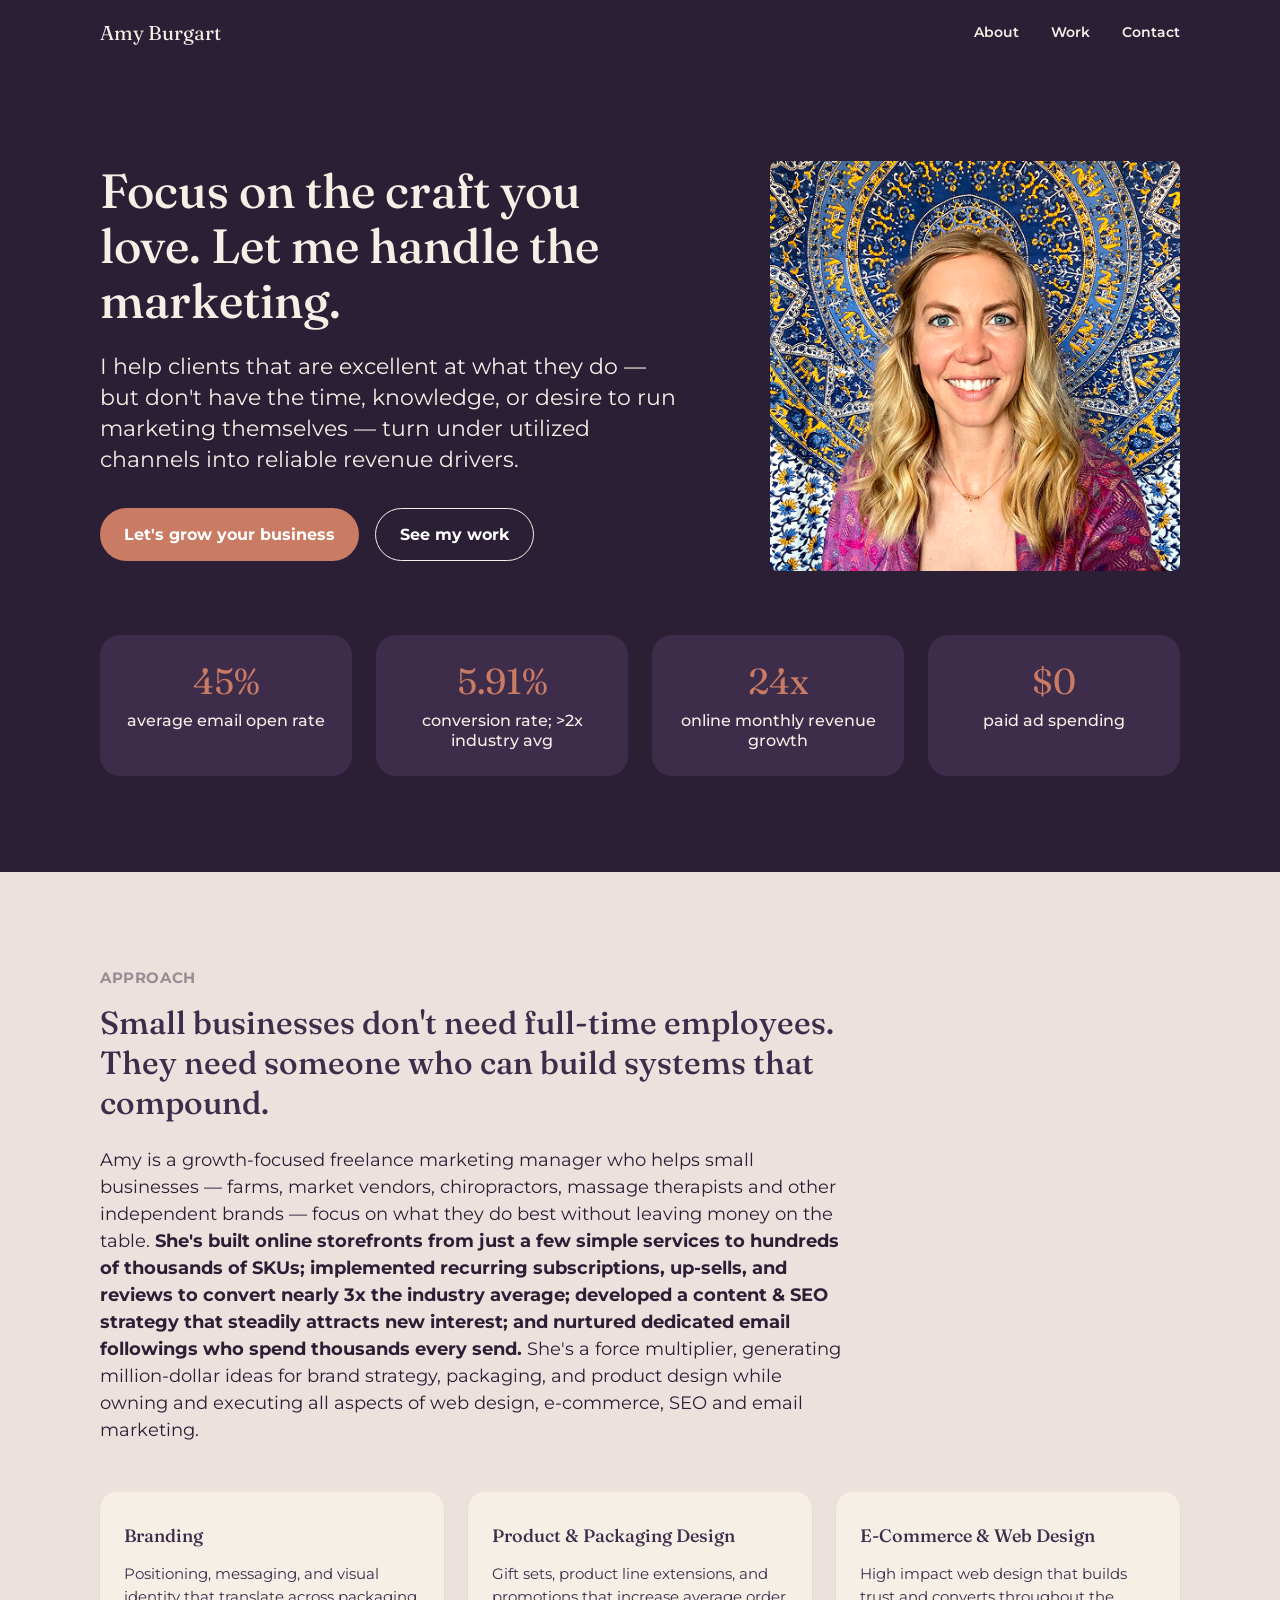
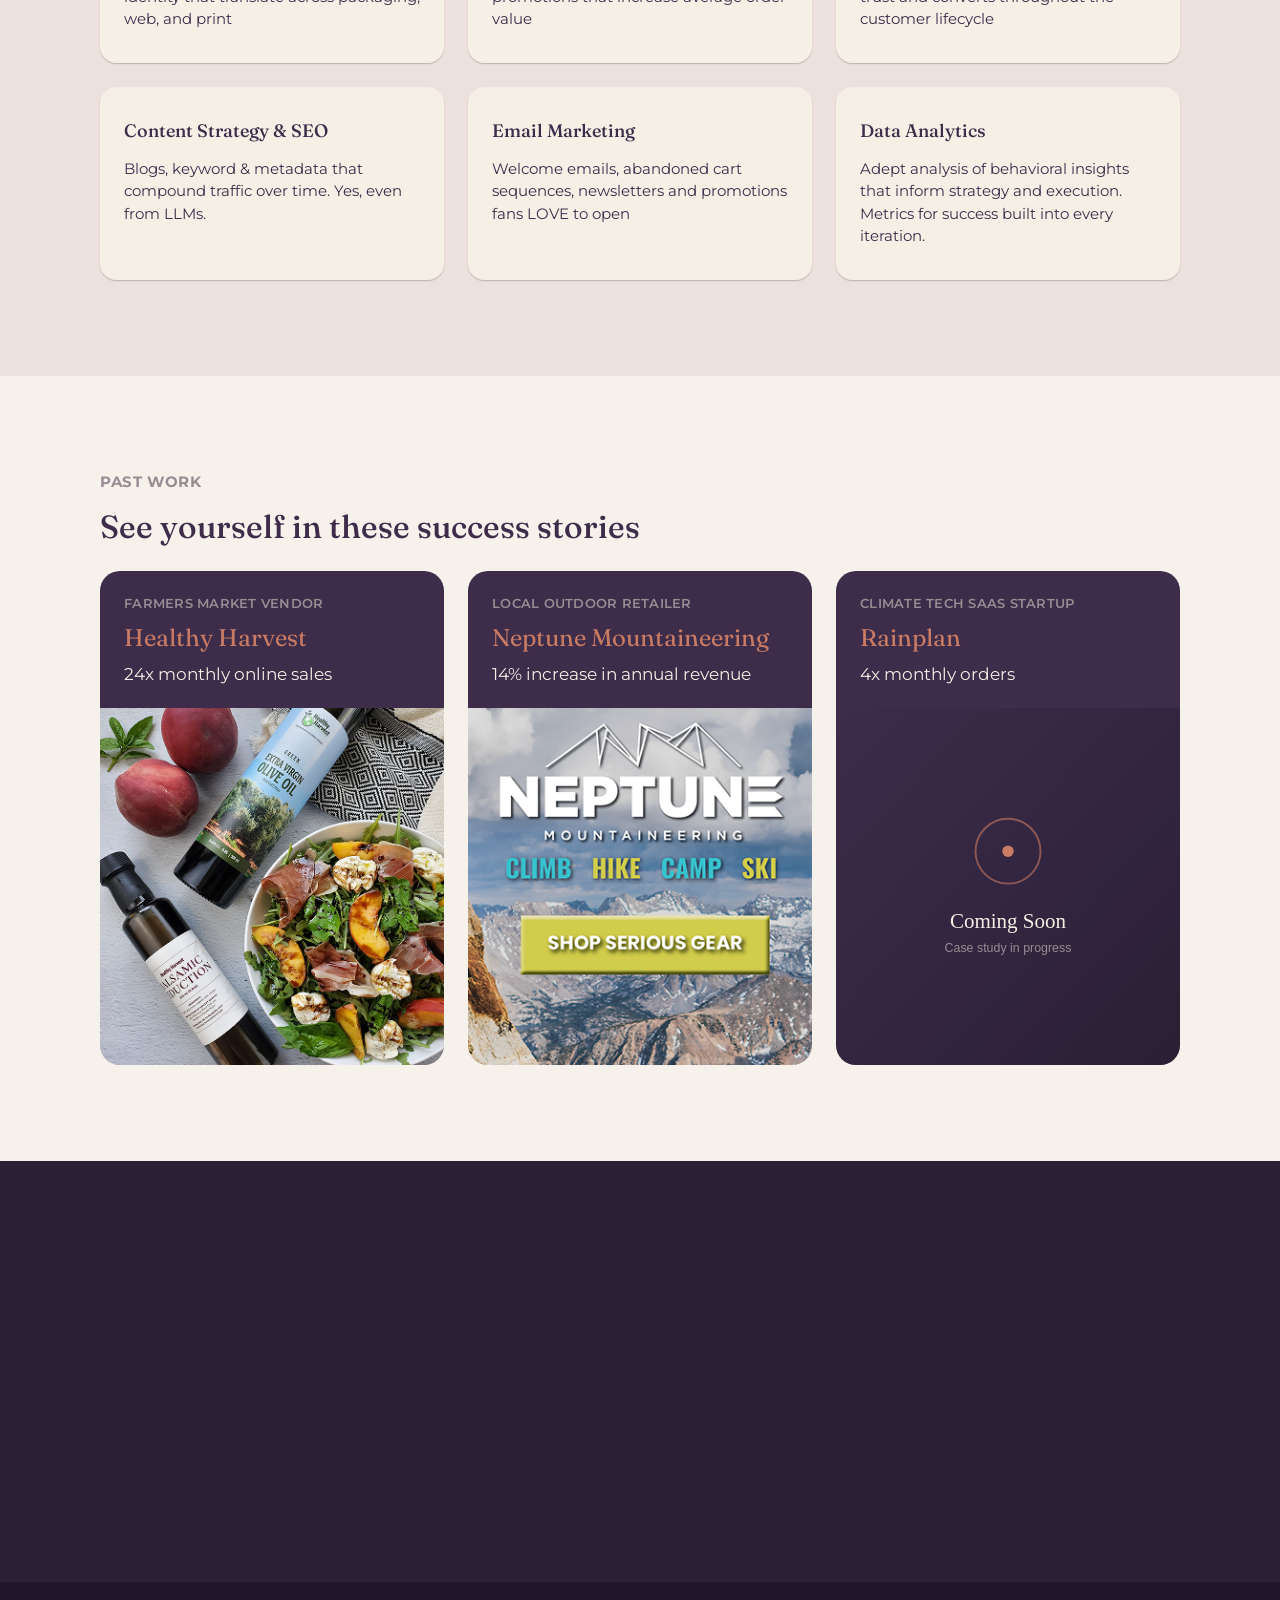
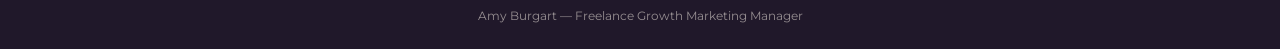
<file: amy-burgart-site/index.html>
<!DOCTYPE html>
<html lang="en">
<head>
<meta charset="UTF-8">
<meta name="viewport" content="width=device-width, initial-scale=1.0">
<title>Amy Burgart — Growth Marketing Manager</title>
<link rel="preconnect" href="https://fonts.googleapis.com">
<link href="https://fonts.googleapis.com/css2?family=Fraunces:opsz,wght@9..144,400;9..144,500;9..144,600&family=Montserrat:ital,wght@0,400;0,500;0,600;0,700;1,500&display=swap" rel="stylesheet">
<link rel="stylesheet" href="styles.css">
</head>
<body>

<nav class="site-nav">
  <div class="wrap">
    <a class="logo" href="index.html">Amy Burgart</a>
    <button class="nav-toggle" type="button" aria-label="Menu" aria-expanded="false" aria-controls="nav-links">
      <span></span><span></span><span></span>
    </button>
    <div class="links" id="nav-links">
      <a href="about.html">About</a>
      <a href="index.html#work">Work</a>
      <a href="contact.html">Contact</a>
    </div>
  </div>
</nav>

<!-- HERO -->
<header class="hero">
  <div class="wrap hero-inner">
    <div class="hero-copy">
      <h1>Focus on the craft you love. Let me handle the marketing.</h1>
      <p>I help clients that are excellent at what they do — but don't have the time, knowledge, or desire to run marketing themselves — turn under utilized channels into reliable revenue drivers.</p>
      <div class="btn-row">
        <a class="btn btn-primary" href="contact.html">Let's grow your business</a>
        <a class="btn btn-outline" href="#work">See my work</a>
      </div>
    </div>
    <div class="hero-portrait">
      <img src="assets/hero-portrait.png" alt="Amy Burgart">
    </div>
  </div>
  <div class="wrap">
    <div class="stats-row">
      <div class="stat-card"><span class="num">45%</span><span class="label">average email open rate</span></div>
      <div class="stat-card"><span class="num">5.91%</span><span class="label">conversion rate; &gt;2x industry avg</span></div>
      <div class="stat-card"><span class="num">24x</span><span class="label">online monthly revenue growth</span></div>
      <div class="stat-card"><span class="num">$0</span><span class="label">paid ad spending</span></div>
    </div>
  </div>
</header>

<!-- APPROACH -->
<section class="section bg-rose">
  <div class="wrap">
    <div class="approach-intro">
      <span class="eyebrow">Approach</span>
      <h2>Small businesses don't need full-time employees. They need someone who can build systems that compound.</h2>
      <p class="body">Amy is a growth-focused freelance marketing manager who helps small businesses — farms, market vendors, chiropractors, massage therapists and other independent brands — focus on what they do best without leaving money on the table. <b>She's built online storefronts from just a few simple services to hundreds of thousands of SKUs; implemented recurring subscriptions, up-sells, and reviews to convert nearly 3x the industry average; developed a content &amp; SEO strategy that steadily attracts new interest; and nurtured dedicated email followings who spend thousands every send.</b> She's a force multiplier, generating million-dollar ideas for brand strategy, packaging, and product design while owning and executing all aspects of web design, e-commerce, SEO and email marketing.</p>
    </div>
    <div class="service-grid">
      <div class="service-card">
        <h3>Branding</h3>
        <p>Positioning, messaging, and visual identity that translate across packaging, web, and print</p>
      </div>
      <div class="service-card">
        <h3>Product &amp; Packaging Design</h3>
        <p>Gift sets, product line extensions, and promotions that increase average order value</p>
      </div>
      <div class="service-card">
        <h3>E-Commerce &amp; Web Design</h3>
        <p>High impact web design that builds trust and converts throughout the customer lifecycle</p>
      </div>
      <div class="service-card">
        <h3>Content Strategy &amp; SEO</h3>
        <p>Blogs, keyword &amp; metadata that compound traffic over time. Yes, even from LLMs.</p>
      </div>
      <div class="service-card">
        <h3>Email Marketing</h3>
        <p>Welcome emails, abandoned cart sequences, newsletters and promotions fans LOVE to open</p>
      </div>
      <div class="service-card">
        <h3>Data Analytics</h3>
        <p>Adept analysis of behavioral insights that inform strategy and execution. Metrics for success built into every iteration.</p>
      </div>
    </div>
  </div>
</section>

<!-- PAST WORK -->
<section class="section bg-cream" id="work">
  <div class="wrap">
    <span class="eyebrow">Past Work</span>
    <h2>See yourself in these success stories</h2>
    <div class="past-work-grid">
      <a class="past-work-card" href="case-study-healthy-harvest.html">
        <div class="pw-header">
          <span class="pw-tag">Farmers Market Vendor</span>
          <span class="pw-title">Healthy Harvest</span>
          <span class="pw-result">24x monthly online sales</span>
        </div>
        <div class="pw-image"><img src="assets/past-work-healthy-harvest.png" alt="Healthy Harvest"></div>
      </a>
      <a class="past-work-card" href="case-study-neptune.html">
        <div class="pw-header">
          <span class="pw-tag">Local Outdoor Retailer</span>
          <span class="pw-title">Neptune Mountaineering</span>
          <span class="pw-result">14% increase in annual revenue</span>
        </div>
        <div class="pw-image"><img src="assets/past-work-neptune.png" alt="Neptune Mountaineering"></div>
      </a>
      <div class="past-work-card">
        <div class="pw-header">
          <span class="pw-tag">Climate Tech SaaS Startup</span>
          <span class="pw-title">Rainplan</span>
          <span class="pw-result">4x monthly orders</span>
        </div>
        <div class="pw-image"><img src="assets/past-work-rainplan-comingsoon.svg" alt="Rainplan case study coming soon"></div>
      </div>
    </div>
  </div>
</section>

<!-- CTA -->
<section class="cta-band" id="booking">
  <div class="wrap">
    <div class="cta-card">
      <div class="cta-copy">
        <span class="cta-eyebrow">Now Booking</span>
        <h3>Taking on 1-2 Retainer Clients This Quarter</h3>
        <p>Best fit is a business needing a new or redesigned website or ready to delegate marketing for ongoing support</p>
      </div>
      <a class="btn btn-dark" href="contact.html">Let's grow your business</a>
    </div>
  </div>
</section>

<footer class="site-footer">
  <p>Amy Burgart — Freelance Growth Marketing Manager</p>
</footer>

<script src="script.js" defer></script>
</body>
</html>
</file>
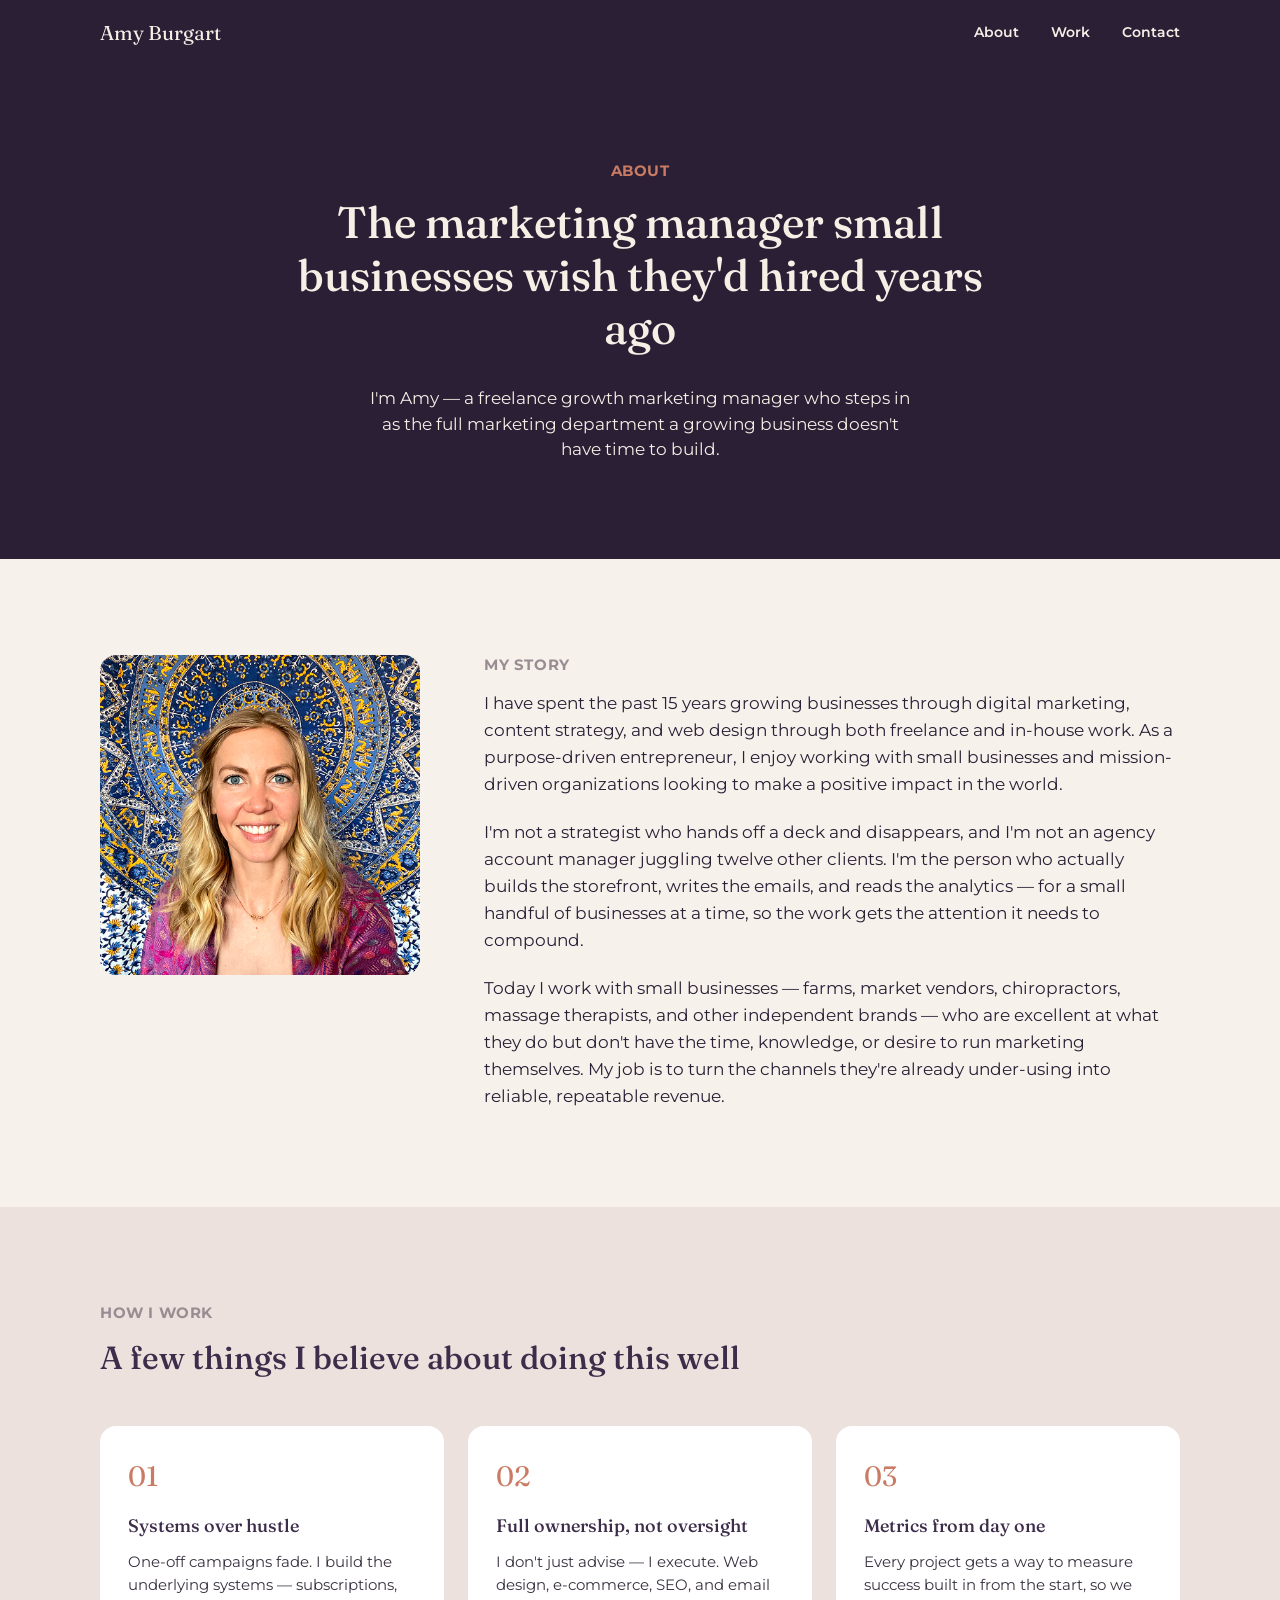
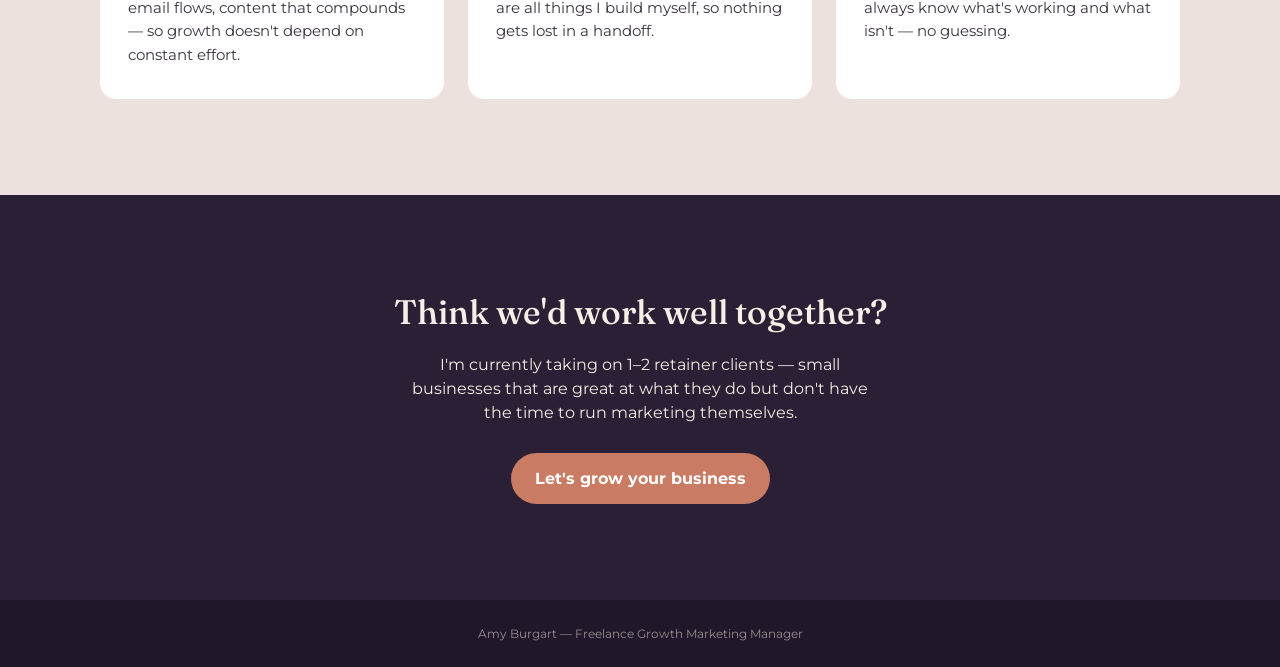
<file: amy-burgart-site/about.html>
<!DOCTYPE html>
<html lang="en">
<head>
<meta charset="UTF-8">
<meta name="viewport" content="width=device-width, initial-scale=1.0">
<title>About Amy Burgart</title>
<link rel="preconnect" href="https://fonts.googleapis.com">
<link href="https://fonts.googleapis.com/css2?family=Fraunces:opsz,wght@9..144,400;9..144,500;9..144,600&family=Montserrat:ital,wght@0,400;0,500;0,600;0,700;1,500&display=swap" rel="stylesheet">
<link rel="stylesheet" href="styles.css">
</head>
<body>

<nav class="site-nav">
  <div class="wrap">
    <a class="logo" href="index.html">Amy Burgart</a>
    <button class="nav-toggle" type="button" aria-label="Menu" aria-expanded="false" aria-controls="nav-links">
      <span></span><span></span><span></span>
    </button>
    <div class="links" id="nav-links">
      <a href="about.html">About</a>
      <a href="index.html#work">Work</a>
      <a href="contact.html">Contact</a>
    </div>
  </div>
</nav>

<!-- HERO -->
<header class="cs-hero" style="text-align:center;">
  <div class="wrap">
    <span class="cs-eyebrow">About</span>
    <h1 style="max-width:700px;">The marketing manager small businesses wish they'd hired years ago</h1>
    <p style="color:var(--candle-ivory); font-size:17px; max-width:560px; margin:0 auto; line-height:1.5;">
      I'm Amy — a freelance growth marketing manager who steps in as the full marketing department a growing business doesn't have time to build.
    </p>
  </div>
</header>

<!-- STORY -->
<section class="section bg-cream">
  <div class="wrap">
    <div class="bio-grid">
      <div class="bio-photo">
        <img src="assets/hero-portrait.png" alt="Amy Burgart">
      </div>
      <div class="bio-copy">
        <span class="eyebrow">My story</span>
        <p>I have spent the past 15 years growing businesses through digital marketing, content strategy, and web design through both freelance and in-house work. As a purpose-driven entrepreneur, I enjoy working with small businesses and mission-driven organizations looking to make a positive impact in the world.</p>
        <p>I'm not a strategist who hands off a deck and disappears, and I'm not an agency account manager juggling twelve other clients. I'm the person who actually builds the storefront, writes the emails, and reads the analytics — for a small handful of businesses at a time, so the work gets the attention it needs to compound.</p>
        <p>Today I work with small businesses — farms, market vendors, chiropractors, massage therapists, and other independent brands — who are excellent at what they do but don't have the time, knowledge, or desire to run marketing themselves. My job is to turn the channels they're already under-using into reliable, repeatable revenue.</p>
      </div>
    </div>
  </div>
</section>

<!-- HOW I WORK -->
<section class="section bg-rose">
  <div class="wrap">
    <span class="eyebrow">How I work</span>
    <h2>A few things I believe about doing this well</h2>
    <div class="values-grid">
      <div class="value-card">
        <span class="value-num">01</span>
        <h3>Systems over hustle</h3>
        <p>One-off campaigns fade. I build the underlying systems — subscriptions, email flows, content that compounds — so growth doesn't depend on constant effort.</p>
      </div>
      <div class="value-card">
        <span class="value-num">02</span>
        <h3>Full ownership, not oversight</h3>
        <p>I don't just advise — I execute. Web design, e-commerce, SEO, and email are all things I build myself, so nothing gets lost in a handoff.</p>
      </div>
      <div class="value-card">
        <span class="value-num">03</span>
        <h3>Metrics from day one</h3>
        <p>Every project gets a way to measure success built in from the start, so we always know what's working and what isn't — no guessing.</p>
      </div>
    </div>
  </div>
</section>

<!-- CTA -->
<section class="cta-simple">
  <div class="wrap">
    <h2>Think we'd work well together?</h2>
    <p>I'm currently taking on 1–2 retainer clients — small businesses that are great at what they do but don't have the time to run marketing themselves.</p>
    <a class="btn btn-primary" href="contact.html" style="color:#fff;">Let's grow your business</a>
  </div>
</section>

<footer class="site-footer">
  <p>Amy Burgart — Freelance Growth Marketing Manager</p>
</footer>

<script src="script.js" defer></script>
</body>
</html>
</file>
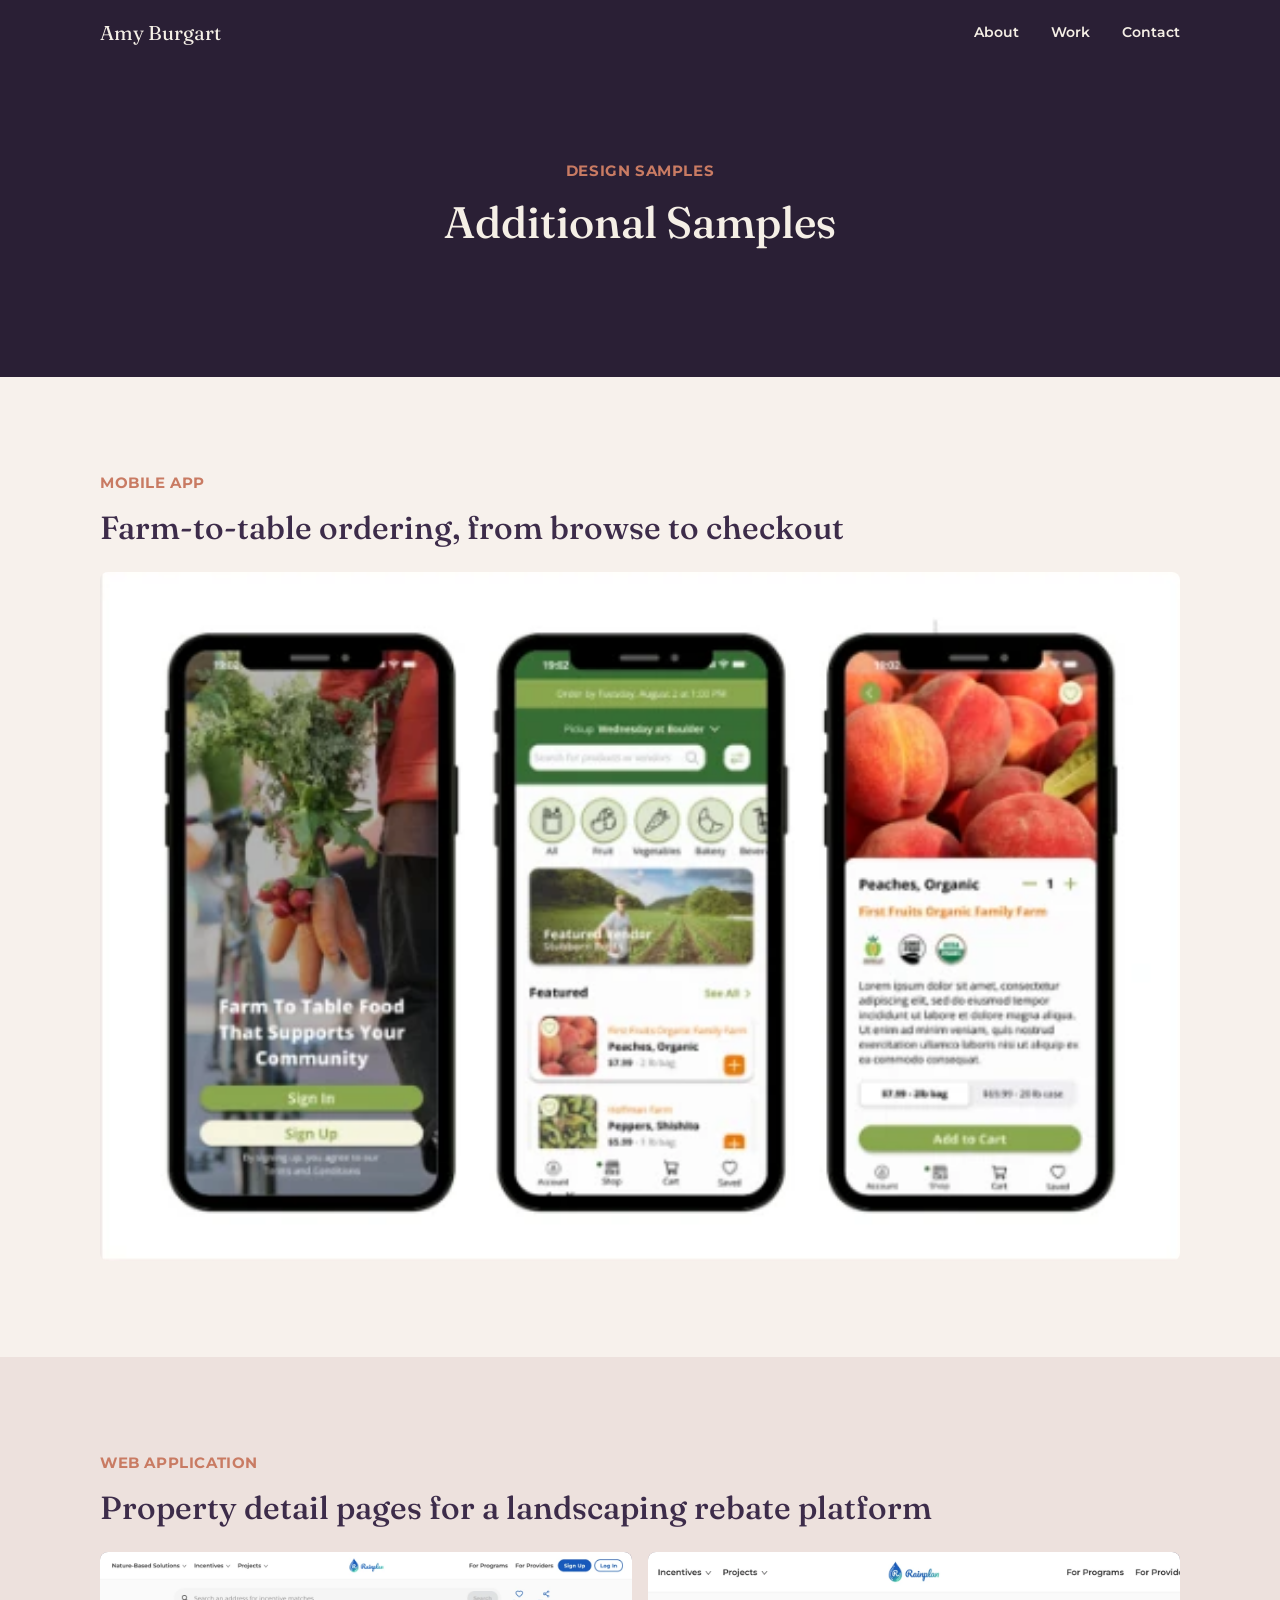
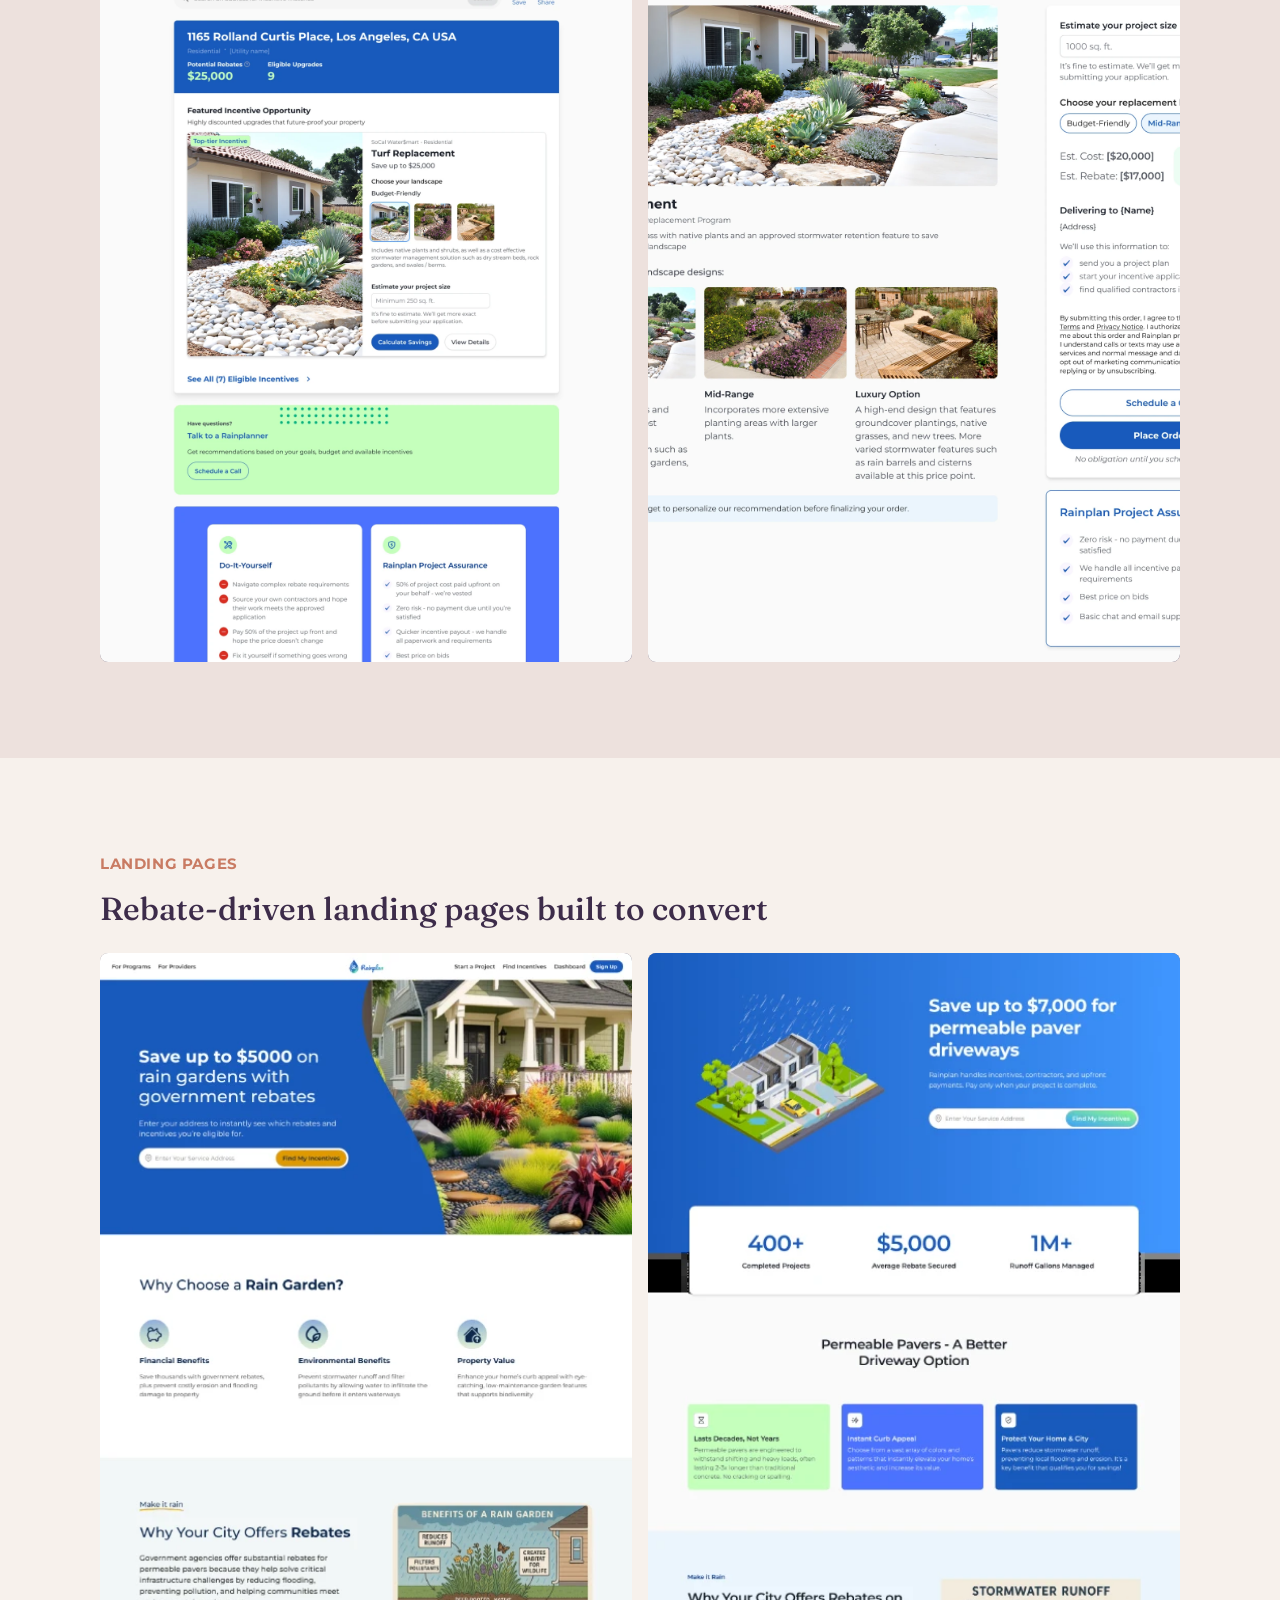
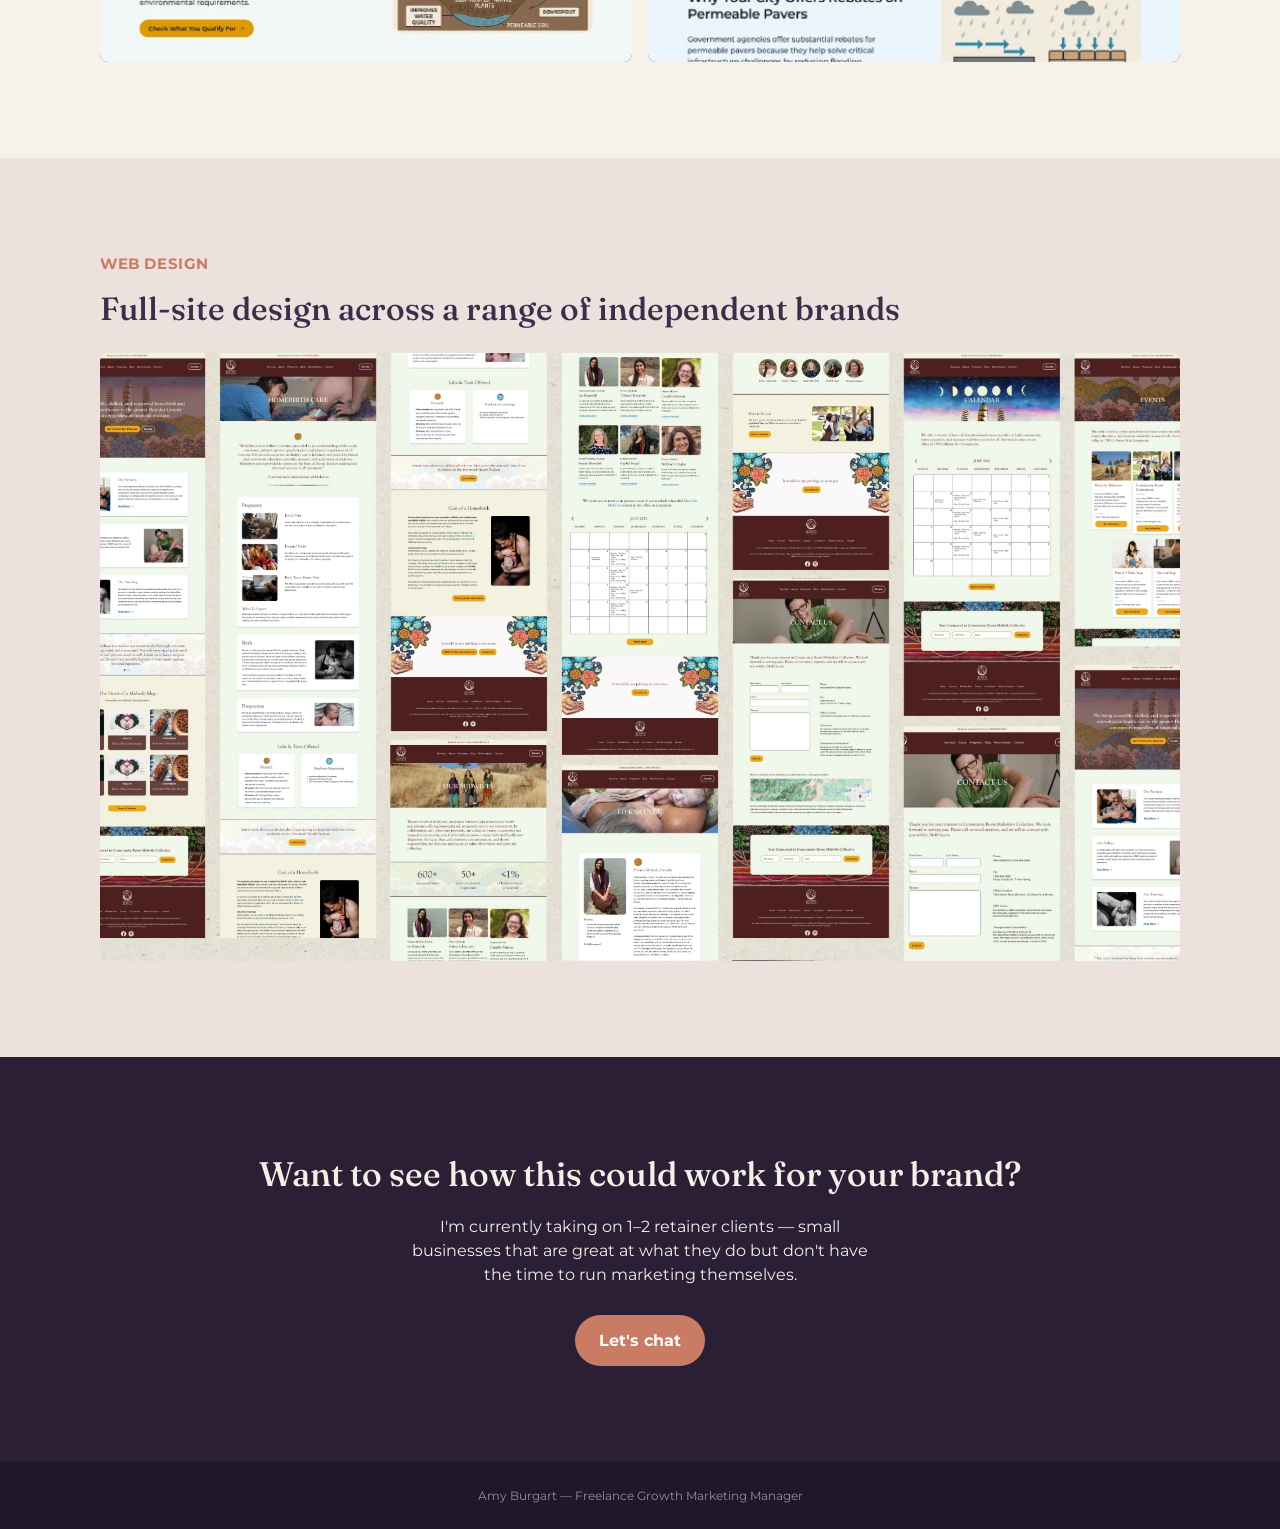
<file: amy-burgart-site/additional-samples.html>
<!DOCTYPE html>
<html lang="en">
<head>
<meta charset="UTF-8">
<meta name="viewport" content="width=device-width, initial-scale=1.0">
<title>Additional Samples — Amy Burgart</title>
<meta name="robots" content="noindex, nofollow">
<link rel="preconnect" href="https://fonts.googleapis.com">
<link href="https://fonts.googleapis.com/css2?family=Fraunces:opsz,wght@9..144,400;9..144,500;9..144,600&family=Montserrat:ital,wght@0,400;0,500;0,600;0,700;1,500&display=swap" rel="stylesheet">
<link rel="stylesheet" href="styles.css">
</head>
<body>

<nav class="site-nav">
  <div class="wrap">
    <a class="logo" href="index.html">Amy Burgart</a>
    <button class="nav-toggle" type="button" aria-label="Menu" aria-expanded="false" aria-controls="nav-links">
      <span></span><span></span><span></span>
    </button>
    <div class="links" id="nav-links">
      <a href="about.html">About</a>
      <a href="index.html#work">Work</a>
      <a href="contact.html">Contact</a>
    </div>
  </div>
</nav>

<header class="cs-hero">
  <div class="wrap">
    <span class="cs-eyebrow">Design Samples</span>
    <h1>Additional Samples</h1>
  </div>
</header>

<section class="section bg-cream">
  <div class="wrap">
    <span class="eyebrow terracotta">Mobile App</span>
    <h2>Farm-to-table ordering, from browse to checkout</h2>
    <div class="gallery-photo" style="aspect-ratio:498/318;"><img src="assets/samples-mobile-app.png" alt="Mobile app design samples for a farm-to-table ordering app"></div>
  </div>
</section>

<section class="section bg-rose">
  <div class="wrap">
    <span class="eyebrow terracotta">Web Application</span>
    <h2>Property detail pages for a landscaping rebate platform</h2>
    <div class="gallery-row">
      <div class="gallery-photo"><img src="assets/samples-web-application-1.png" alt="Rainplan property detail page showing eligible rebates and upgrades" style="object-position: top;"></div>
      <div class="gallery-photo"><img src="assets/samples-web-application-2.png" alt="Rainplan turf replacement product page with landscape design options" style="object-position: top;"></div>
    </div>
  </div>
</section>

<section class="section bg-cream">
  <div class="wrap">
    <span class="eyebrow terracotta">Landing Pages</span>
    <h2>Rebate-driven landing pages built to convert</h2>
    <div class="gallery-row">
      <div class="gallery-photo"><img src="assets/samples-landing-1.png" alt="Landing page for rain garden government rebates" style="object-position: top;"></div>
      <div class="gallery-photo"><img src="assets/samples-landing-2.png" alt="Landing page for permeable paver driveway rebates" style="object-position: top;"></div>
    </div>
  </div>
</section>

<section class="section bg-rose">
  <div class="wrap">
    <span class="eyebrow terracotta">Web Design</span>
    <h2>Full-site design across a range of independent brands</h2>
    <div class="gallery-photo" style="aspect-ratio:2000/1125;"><img src="assets/samples-web-design.png" alt="Full website design samples for Community Roots Midwife Collective"></div>
  </div>
</section>

<section class="cta-simple">
  <div class="wrap">
    <h2>Want to see how this could work for your brand?</h2>
    <p>I'm currently taking on 1–2 retainer clients — small businesses that are great at what they do but don't have the time to run marketing themselves.</p>
    <a class="btn btn-primary" href="contact.html" style="color:#fff;">Let's chat</a>
  </div>
</section>

<footer class="site-footer">
  <p>Amy Burgart — Freelance Growth Marketing Manager</p>
</footer>

<script src="script.js" defer></script>
</body>
</html>
</file>
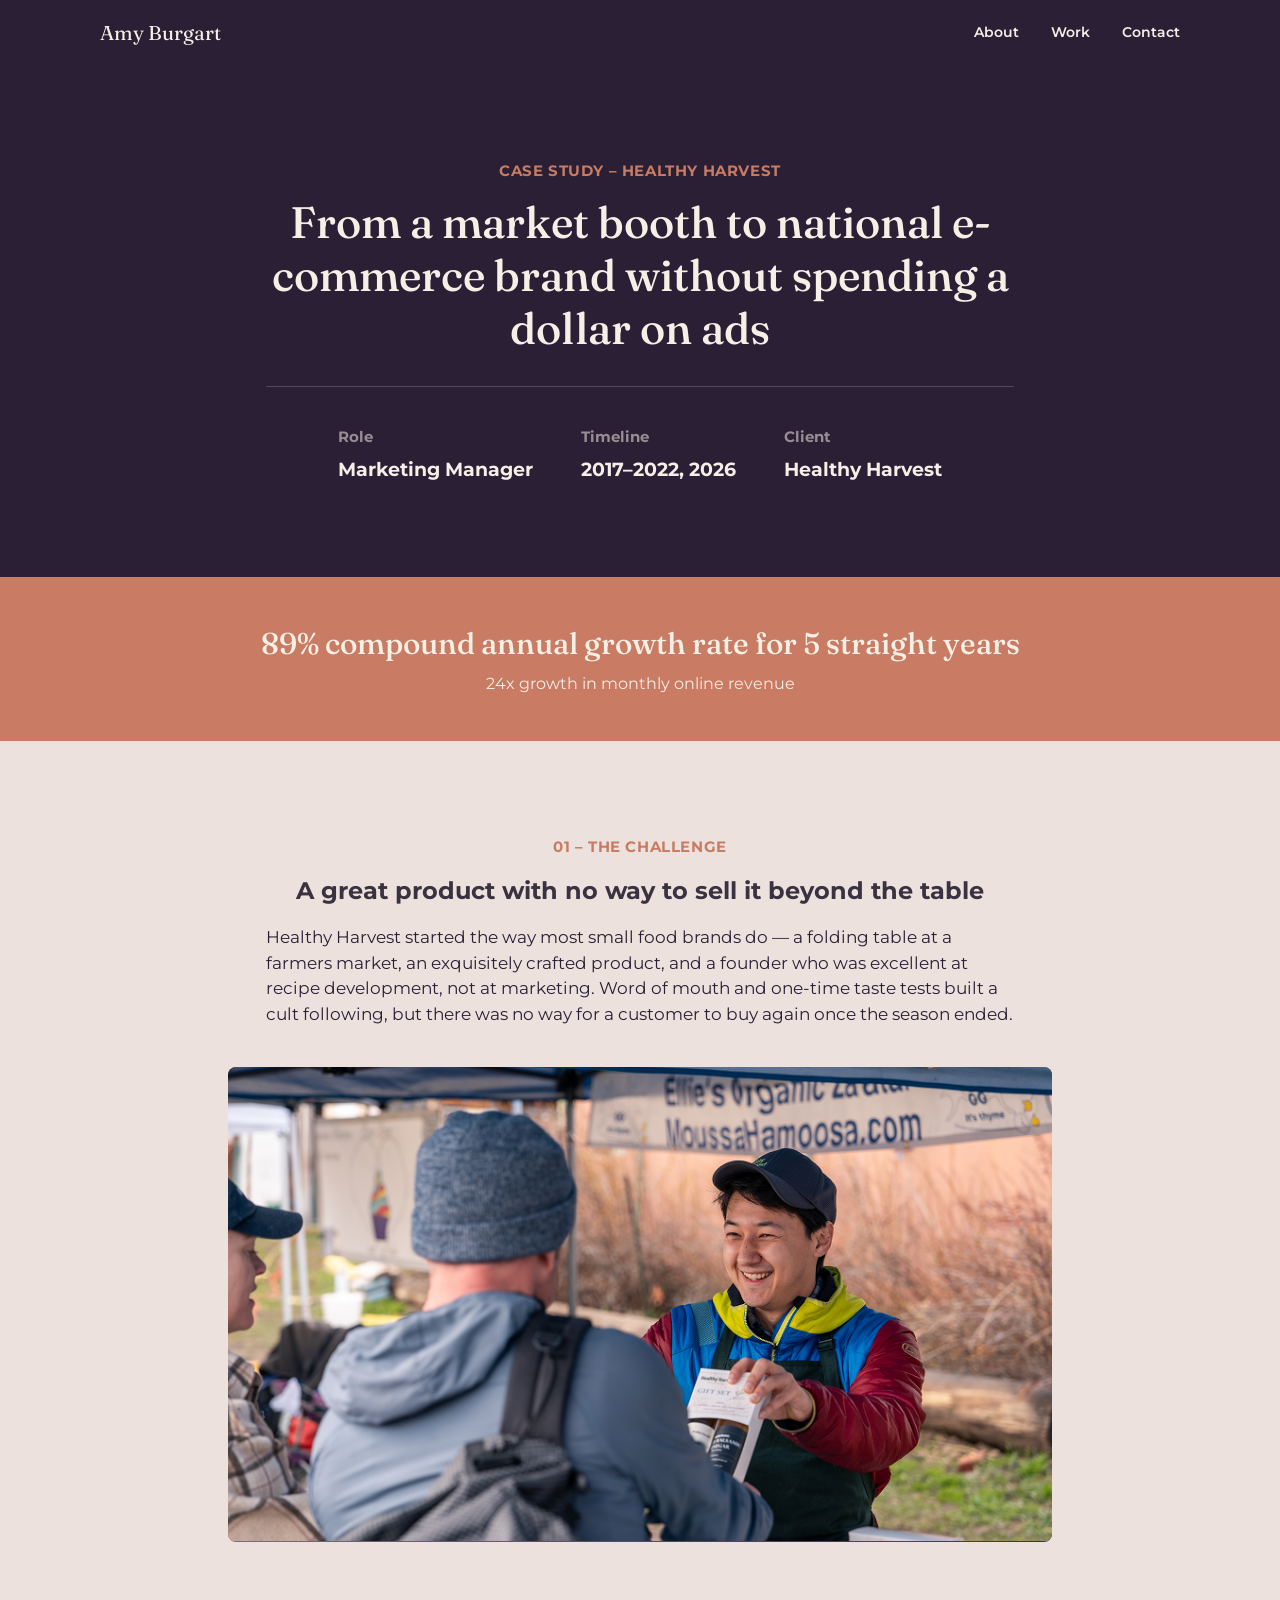
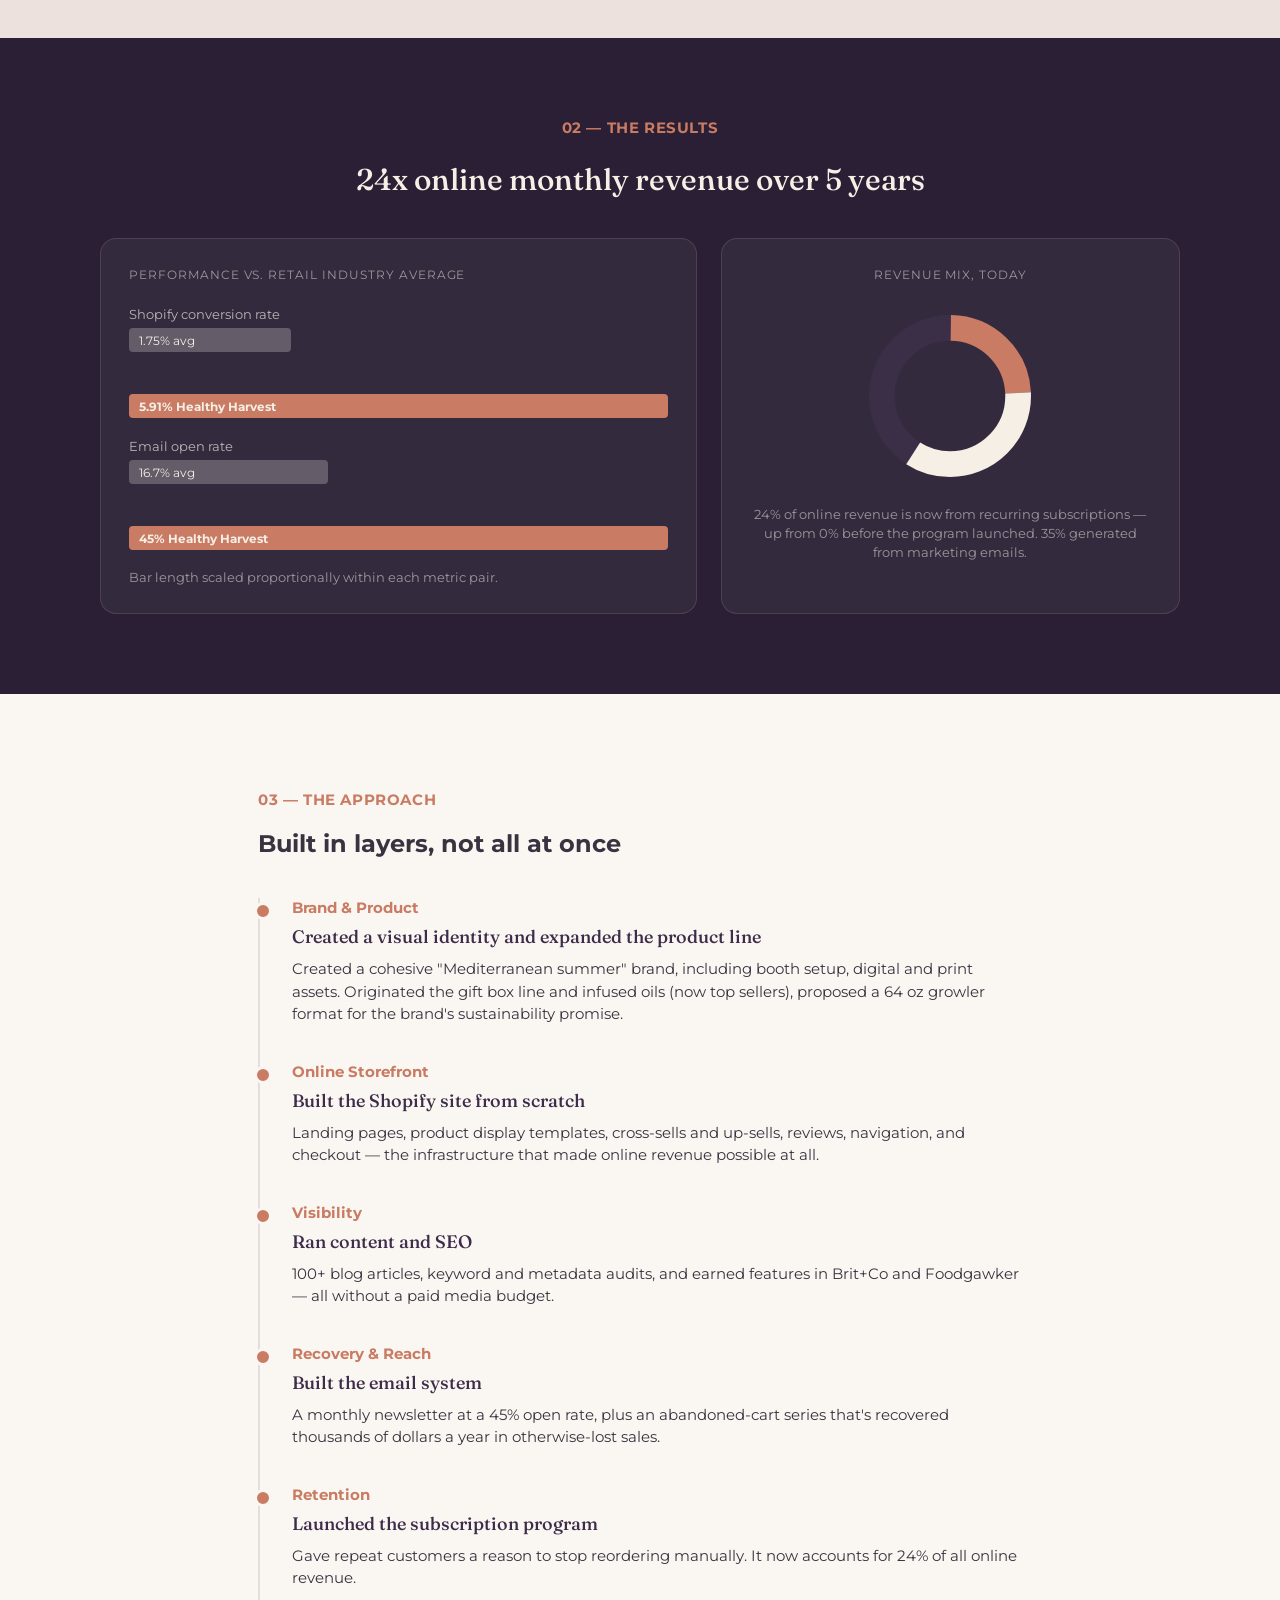
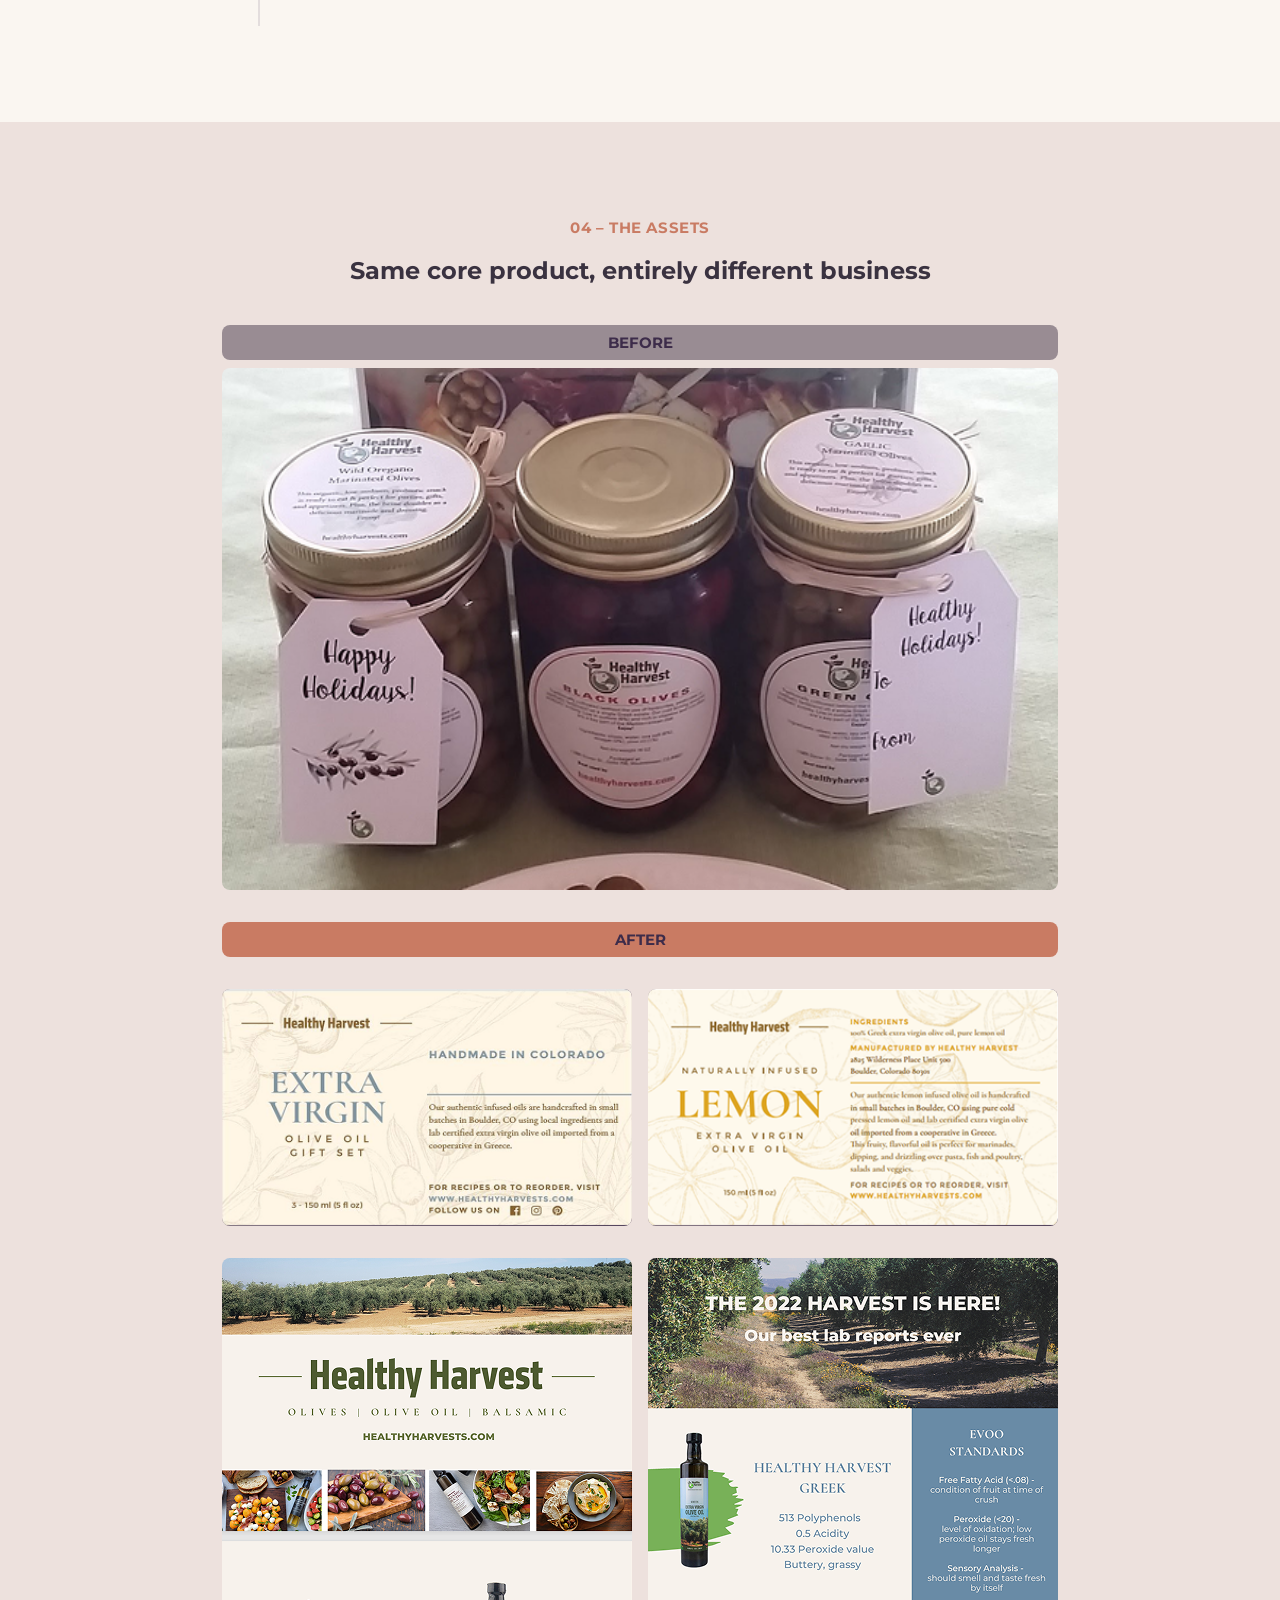
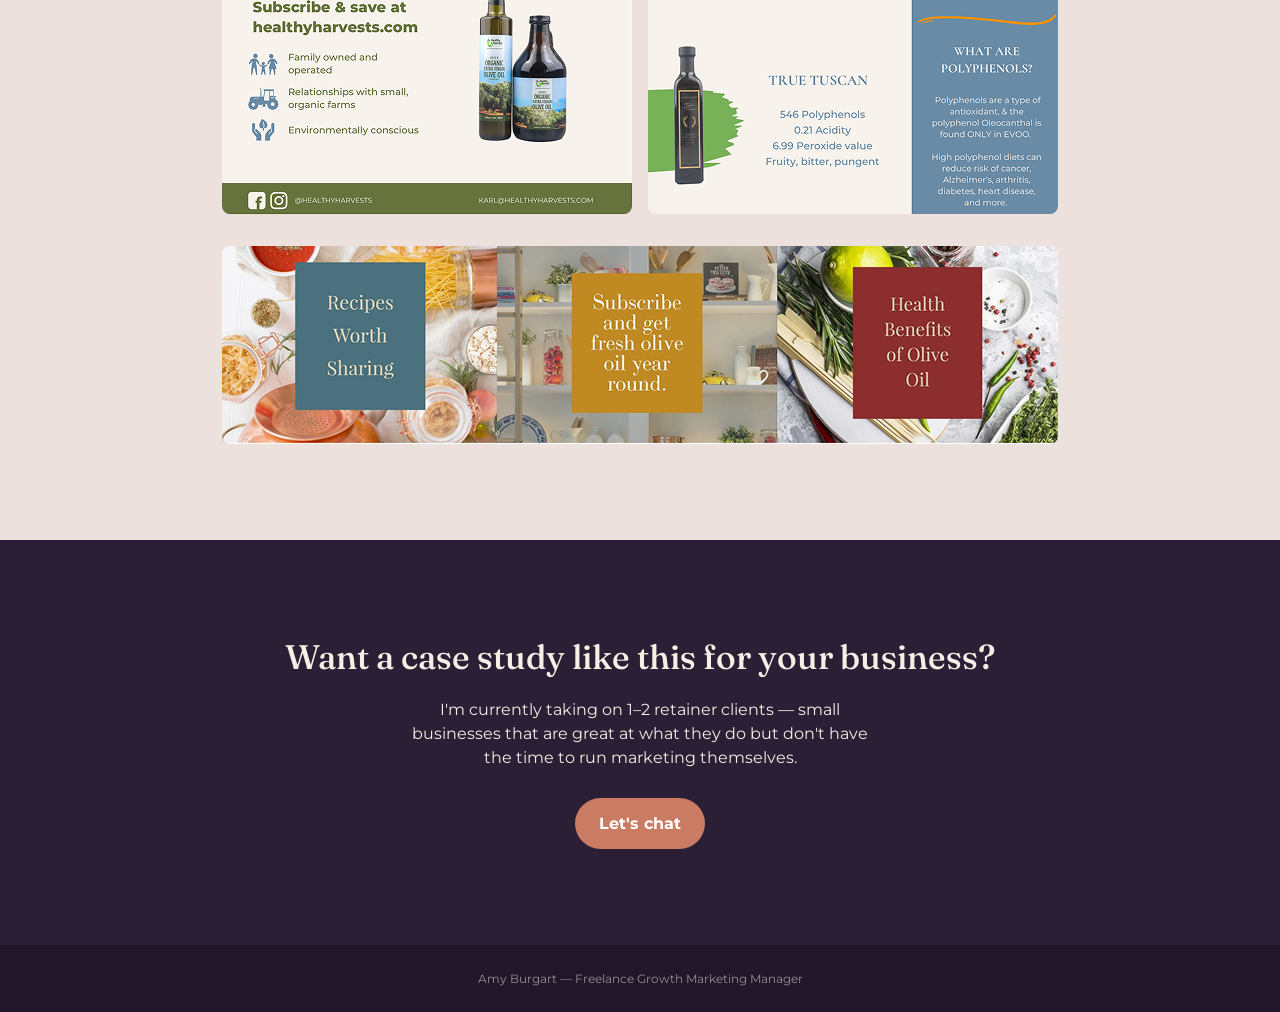
<file: amy-burgart-site/case-study-healthy-harvest.html>
<!DOCTYPE html>
<html lang="en">
<head>
<meta charset="UTF-8">
<meta name="viewport" content="width=device-width, initial-scale=1.0">
<title>Case Study: Healthy Harvest — Amy Burgart</title>
<link rel="preconnect" href="https://fonts.googleapis.com">
<link href="https://fonts.googleapis.com/css2?family=Fraunces:opsz,wght@9..144,400;9..144,500;9..144,600&family=Montserrat:ital,wght@0,400;0,500;0,600;0,700;1,500&display=swap" rel="stylesheet">
<link rel="stylesheet" href="styles.css">
</head>
<body>

<nav class="site-nav">
  <div class="wrap">
    <a class="logo" href="index.html">Amy Burgart</a>
    <button class="nav-toggle" type="button" aria-label="Menu" aria-expanded="false" aria-controls="nav-links">
      <span></span><span></span><span></span>
    </button>
    <div class="links" id="nav-links">
      <a href="about.html">About</a>
      <a href="index.html#work">Work</a>
      <a href="contact.html">Contact</a>
    </div>
  </div>
</nav>

<header class="cs-hero">
  <div class="wrap">
    <span class="cs-eyebrow">Case Study – Healthy Harvest</span>
    <h1>From a market booth to national e-commerce brand without spending a dollar on ads</h1>
    <hr>
    <div class="cs-meta">
      <div><span class="k">Role</span><span class="v">Marketing Manager</span></div>
      <div><span class="k">Timeline</span><span class="v">2017–2022, 2026</span></div>
      <div><span class="k">Client</span><span class="v">Healthy Harvest</span></div>
    </div>
  </div>
</header>

<section class="cs-result-banner">
  <h2>89% compound annual growth rate for 5 straight years</h2>
  <p>24x growth in monthly online revenue</p>
</section>

<section class="cs-challenge">
  <div class="wrap inner">
    <span class="eyebrow terracotta">01 – The Challenge</span>
    <h2>A great product with no way to sell it beyond the table</h2>
    <p class="body">Healthy Harvest started the way most small food brands do — a folding table at a farmers market, an exquisitely crafted product, and a founder who was excellent at recipe development, not at marketing. Word of mouth and one-time taste tests built a cult following, but there was no way for a customer to buy again once the season ended.</p>
    <div class="cs-challenge-photo"><img src="assets/hh-challenge-photo.png" alt="Healthy Harvest market booth"></div>
  </div>
</section>

<section class="dataviz">
  <div class="wrap">
    <div class="dataviz-head">
      <span class="eyebrow terracotta">02 — The Results</span>
      <h2>24x online monthly revenue over 5 years</h2>
    </div>
    <div class="dataviz-cards">
      <div class="dv-card">
        <span class="dv-title">Performance vs. retail industry average</span>
        <div class="bar-metric">
          <span class="bar-label">Shopify conversion rate</span>
          <div class="bar-track">
            <div class="bar-fill" style="width:30%"><span class="bar-text">1.75% avg</span></div>
          </div>
        </div>
        <div class="bar-metric">
          <span class="bar-label">&nbsp;</span>
          <div class="bar-track">
            <div class="bar-fill hi" style="width:100%"><span class="bar-text">5.91% Healthy Harvest</span></div>
          </div>
        </div>
        <div class="bar-metric">
          <span class="bar-label">Email open rate</span>
          <div class="bar-track">
            <div class="bar-fill" style="width:37%"><span class="bar-text">16.7% avg</span></div>
          </div>
        </div>
        <div class="bar-metric">
          <span class="bar-label">&nbsp;</span>
          <div class="bar-track">
            <div class="bar-fill hi" style="width:100%"><span class="bar-text">45% Healthy Harvest</span></div>
          </div>
        </div>
        <p class="dv-note">Bar length scaled proportionally within each metric pair.</p>
      </div>
      <div class="dv-card" style="text-align:center;">
        <span class="dv-title">Revenue mix, today</span>
        <div class="donut-wrap">
          <svg width="180" height="180" viewBox="0 0 42 42">
            <circle cx="21" cy="21" r="15.9" fill="transparent" stroke="#3a2f47" stroke-width="6"></circle>
            <circle cx="21" cy="21" r="15.9" fill="transparent" stroke="#c97b63" stroke-width="6"
              stroke-dasharray="24 76" stroke-dashoffset="25"></circle>
            <circle cx="21" cy="21" r="15.9" fill="transparent" stroke="#f5efe6" stroke-width="6"
              stroke-dasharray="35 65" stroke-dashoffset="1"></circle>
          </svg>
        </div>
        <p class="dv-caption">24% of online revenue is now from recurring subscriptions — up from 0% before the program launched. 35% generated from marketing emails.</p>
      </div>
    </div>
  </div>
</section>

<section class="timeline-section">
  <div class="wrap timeline-inner">
    <span class="eyebrow terracotta">03 — The Approach</span>
    <h2>Built in layers, not all at once</h2>
    <div class="timeline">
      <div class="timeline-item">
        <div class="dot"></div>
        <span class="tag">Brand &amp; Product</span>
        <h4>Created a visual identity and expanded the product line</h4>
        <p>Created a cohesive "Mediterranean summer" brand, including booth setup, digital and print assets. Originated the gift box line and infused oils (now top sellers), proposed a 64 oz growler format for the brand's sustainability promise.</p>
      </div>
      <div class="timeline-item">
        <div class="dot"></div>
        <span class="tag">Online Storefront</span>
        <h4>Built the Shopify site from scratch</h4>
        <p>Landing pages, product display templates, cross-sells and up-sells, reviews, navigation, and checkout — the infrastructure that made online revenue possible at all.</p>
      </div>
      <div class="timeline-item">
        <div class="dot"></div>
        <span class="tag">Visibility</span>
        <h4>Ran content and SEO</h4>
        <p>100+ blog articles, keyword and metadata audits, and earned features in Brit+Co and Foodgawker — all without a paid media budget.</p>
      </div>
      <div class="timeline-item">
        <div class="dot"></div>
        <span class="tag">Recovery &amp; Reach</span>
        <h4>Built the email system</h4>
        <p>A monthly newsletter at a 45% open rate, plus an abandoned-cart series that's recovered thousands of dollars a year in otherwise-lost sales.</p>
      </div>
      <div class="timeline-item">
        <div class="dot"></div>
        <span class="tag">Retention</span>
        <h4>Launched the subscription program</h4>
        <p>Gave repeat customers a reason to stop reordering manually. It now accounts for 24% of all online revenue.</p>
      </div>
    </div>
  </div>
</section>

<section class="assets-section">
  <div class="wrap">
    <span class="eyebrow terracotta">04 – The Assets</span>
    <h2>Same core product, entirely different business</h2>
    <div class="assets-gallery">
      <div>
        <div class="gallery-tag">BEFORE</div>
        <div class="gallery-photo" style="aspect-ratio:574/358; margin-top:8px;"><img src="assets/hh-before.png" alt="Before"></div>
      </div>
      <div class="gallery-tag after">AFTER</div>
      <div class="gallery-row">
        <div class="gallery-photo" style="aspect-ratio:386/223;"><img src="assets/hh-after-1.png" alt="After product 1"></div>
        <div class="gallery-photo" style="aspect-ratio:386/223;"><img src="assets/hh-after-2.png" alt="After product 2"></div>
      </div>
      <div class="gallery-row">
        <div class="gallery-photo" style="aspect-ratio:410/556;"><img src="assets/hh-screenshot-1.png" alt="Site screenshot 1"></div>
        <div class="gallery-photo" style="aspect-ratio:410/556;"><img src="assets/hh-screenshot-2.png" alt="Site screenshot 2"></div>
      </div>
      <div class="gallery-photo gallery-wide"><img src="assets/hh-landing.png" alt="Landing page graphic"></div>
    </div>
  </div>
</section>

<section class="cta-simple">
  <div class="wrap">
    <h2>Want a case study like this for your business?</h2>
    <p>I'm currently taking on 1–2 retainer clients — small businesses that are great at what they do but don't have the time to run marketing themselves.</p>
    <a class="btn btn-primary" href="contact.html" style="color:#fff;">Let's chat</a>
  </div>
</section>

<footer class="site-footer">
  <p>Amy Burgart — Freelance Growth Marketing Manager</p>
</footer>

<script src="script.js" defer></script>
</body>
</html>
</file>
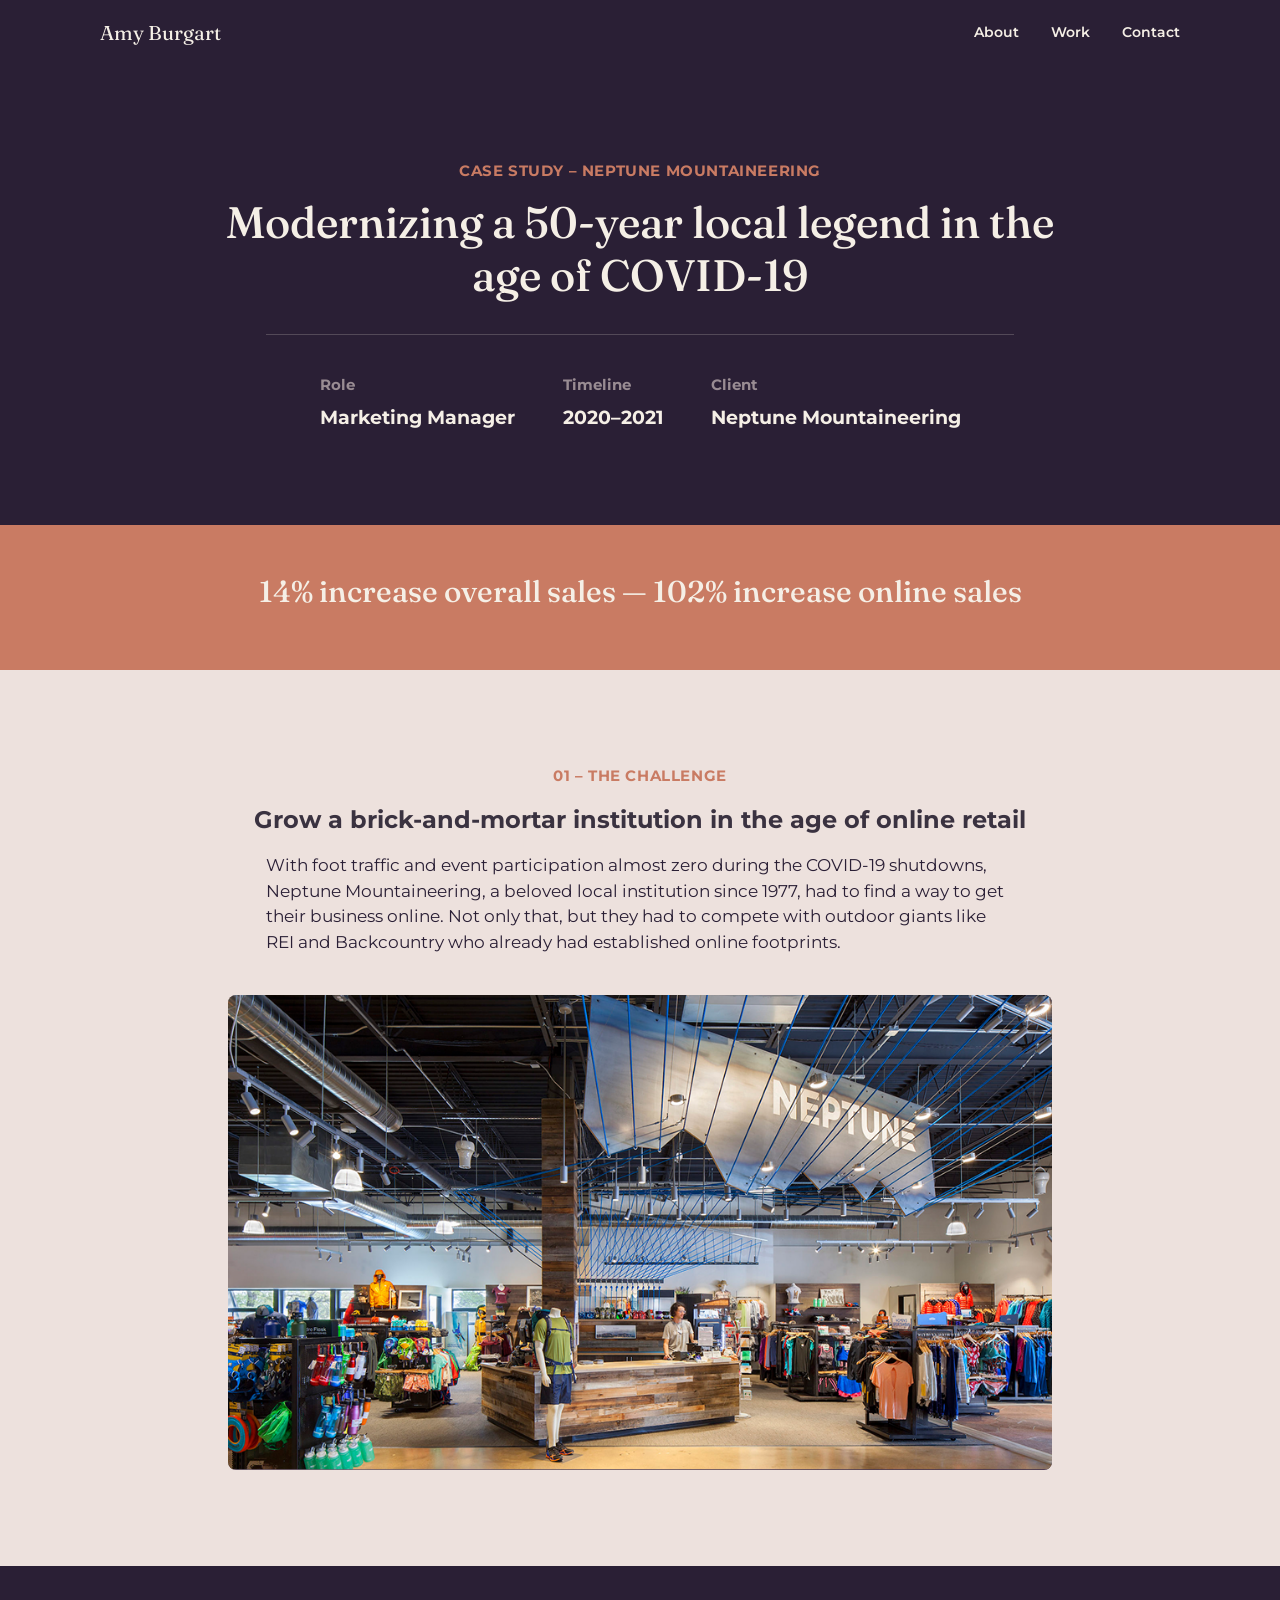
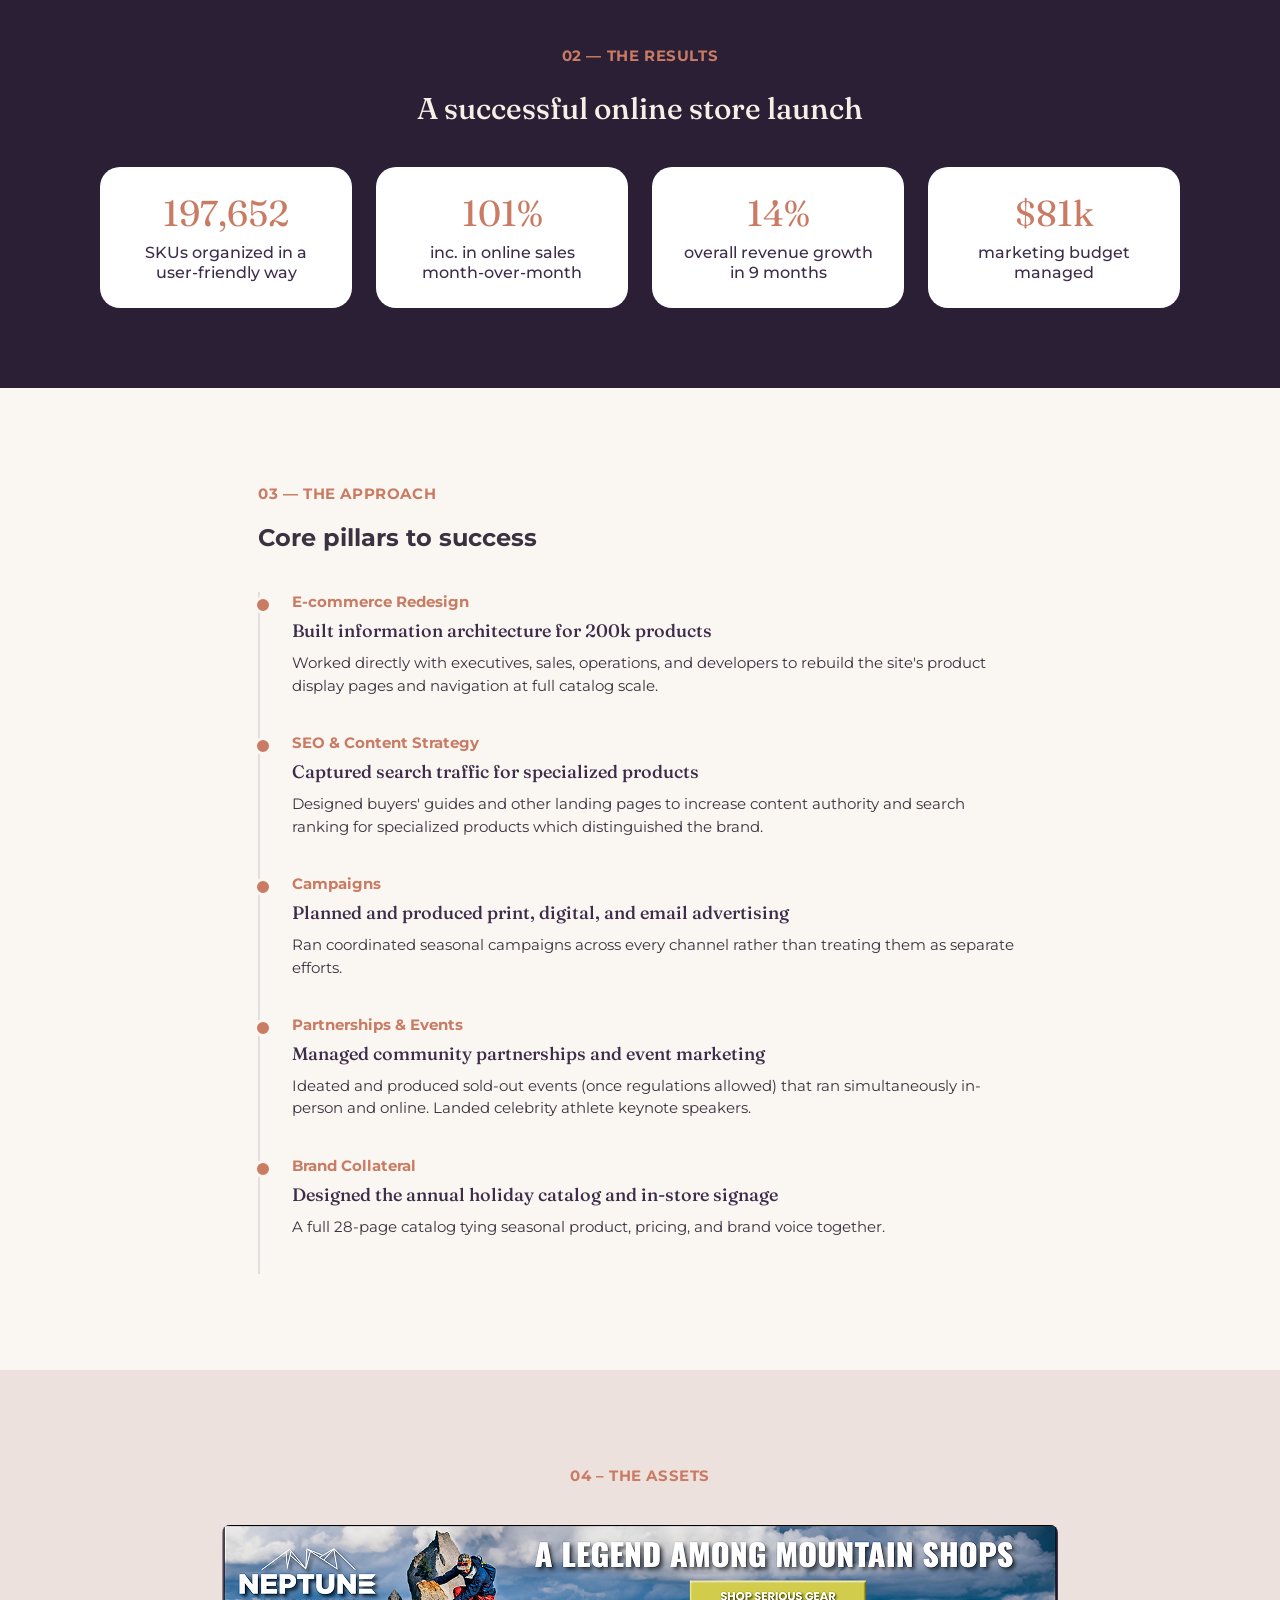
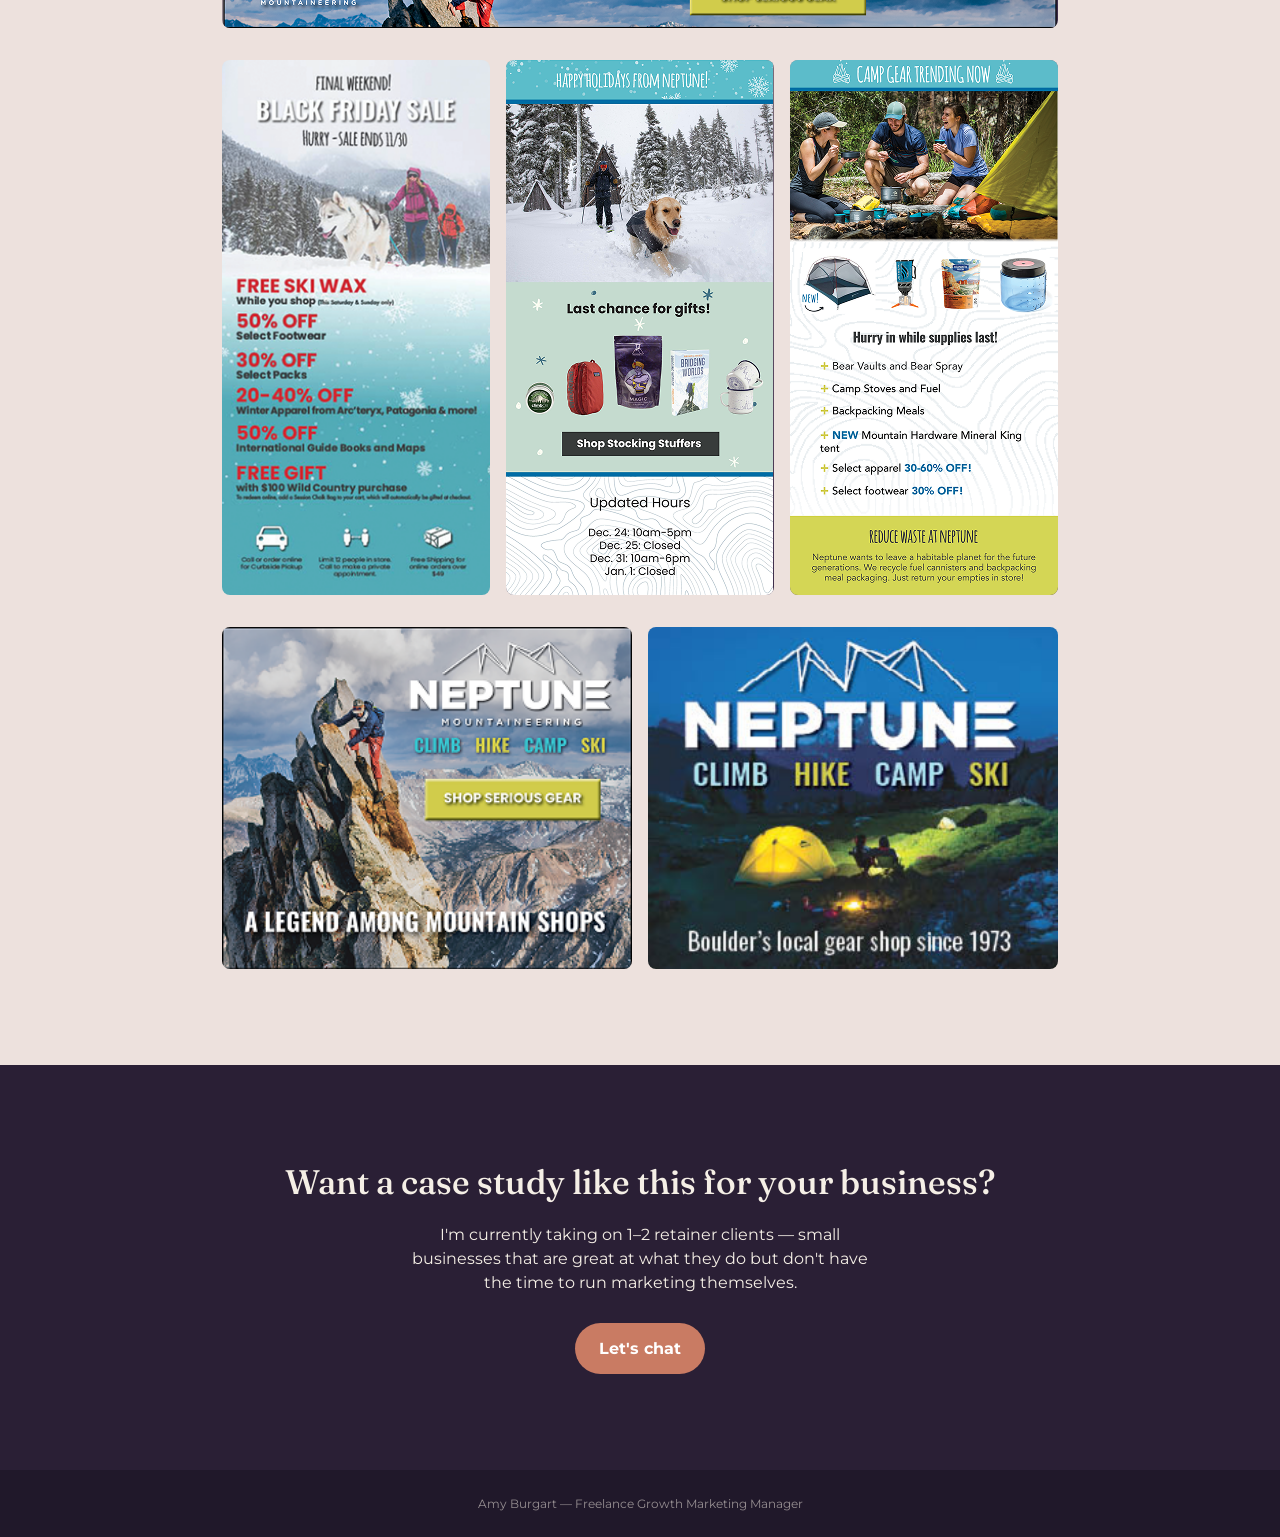
<file: amy-burgart-site/case-study-neptune.html>
<!DOCTYPE html>
<html lang="en">
<head>
<meta charset="UTF-8">
<meta name="viewport" content="width=device-width, initial-scale=1.0">
<title>Case Study: Neptune Mountaineering — Amy Burgart</title>
<link rel="preconnect" href="https://fonts.googleapis.com">
<link href="https://fonts.googleapis.com/css2?family=Fraunces:opsz,wght@9..144,400;9..144,500;9..144,600&family=Montserrat:ital,wght@0,400;0,500;0,600;0,700;1,500&display=swap" rel="stylesheet">
<link rel="stylesheet" href="styles.css">
</head>
<body>

<nav class="site-nav">
  <div class="wrap">
    <a class="logo" href="index.html">Amy Burgart</a>
    <button class="nav-toggle" type="button" aria-label="Menu" aria-expanded="false" aria-controls="nav-links">
      <span></span><span></span><span></span>
    </button>
    <div class="links" id="nav-links">
      <a href="about.html">About</a>
      <a href="index.html#work">Work</a>
      <a href="contact.html">Contact</a>
    </div>
  </div>
</nav>

<header class="cs-hero">
  <div class="wrap">
    <span class="cs-eyebrow">Case Study – Neptune Mountaineering</span>
    <h1>Modernizing a 50-year local legend in the age of COVID-19</h1>
    <hr>
    <div class="cs-meta">
      <div><span class="k">Role</span><span class="v">Marketing Manager</span></div>
      <div><span class="k">Timeline</span><span class="v">2020–2021</span></div>
      <div><span class="k">Client</span><span class="v">Neptune Mountaineering</span></div>
    </div>
  </div>
</header>

<section class="cs-result-banner">
  <h2>14% increase overall sales — 102% increase online sales</h2>
</section>

<section class="cs-challenge">
  <div class="wrap inner">
    <span class="eyebrow terracotta">01 – The Challenge</span>
    <h2>Grow a brick-and-mortar institution in the age of online retail</h2>
    <p class="body">With foot traffic and event participation almost zero during the COVID-19 shutdowns, Neptune Mountaineering, a beloved local institution since 1977, had to find a way to get their business online. Not only that, but they had to compete with outdoor giants like REI and Backcountry who already had established online footprints.</p>
    <div class="cs-challenge-photo"><img src="assets/np-challenge-photo.png" alt="Neptune Mountaineering store"></div>
  </div>
</section>

<section class="dataviz">
  <div class="wrap">
    <div class="dataviz-head">
      <span class="eyebrow terracotta">02 — The Results</span>
      <h2>A successful online store launch</h2>
    </div>
    <div class="stats-row-light">
      <div class="stat-card"><span class="num">200,000</span><span class="label">SKUs organized in a user-friendly way</span></div>
      <div class="stat-card"><span class="num">102%</span><span class="label">inc. in online sales month-over-month</span></div>
      <div class="stat-card"><span class="num">14%</span><span class="label">overall revenue growth in 9 months</span></div>
      <div class="stat-card"><span class="num">$82k</span><span class="label">marketing budget managed</span></div>
    </div>
  </div>
</section>

<section class="timeline-section">
  <div class="wrap timeline-inner">
    <span class="eyebrow terracotta">03 — The Approach</span>
    <h2>Core pillars to success</h2>
    <div class="timeline">
      <div class="timeline-item">
        <div class="dot"></div>
        <span class="tag">E-commerce Redesign</span>
        <h4>Built information architecture for 200k products</h4>
        <p>Worked directly with executives, sales, operations, and developers to rebuild the site's product display pages and navigation at full catalog scale.</p>
      </div>
      <div class="timeline-item">
        <div class="dot"></div>
        <span class="tag">SEO &amp; Content Strategy</span>
        <h4>Captured search traffic for specialized products</h4>
        <p>Designed buyers' guides and other landing pages to increase content authority and search ranking for specialized products which distinguished the brand.</p>
      </div>
      <div class="timeline-item">
        <div class="dot"></div>
        <span class="tag">Campaigns</span>
        <h4>Planned and produced print, digital, and email advertising</h4>
        <p>Ran coordinated seasonal campaigns across every channel rather than treating them as separate efforts.</p>
      </div>
      <div class="timeline-item">
        <div class="dot"></div>
        <span class="tag">Partnerships &amp; Events</span>
        <h4>Managed community partnerships and event marketing</h4>
        <p>Ideated and produced sold-out events (once regulations allowed) that ran simultaneously in-person and online. Landed celebrity athlete keynote speakers.</p>
      </div>
      <div class="timeline-item">
        <div class="dot"></div>
        <span class="tag">Brand Collateral</span>
        <h4>Designed the annual holiday catalog and in-store signage</h4>
        <p>A full 28-page catalog tying seasonal product, pricing, and brand voice together.</p>
      </div>
    </div>
  </div>
</section>

<section class="assets-section">
  <div class="wrap">
    <span class="eyebrow terracotta">04 – The Assets</span>
    <div class="assets-gallery">
      <div class="gallery-photo" style="aspect-ratio:836/103;"><img src="assets/np-logo-banner.png" alt="Neptune logo banner"></div>
      <div class="gallery-row">
        <div class="gallery-photo" style="aspect-ratio:268/522;"><img src="assets/np-screenshot-1.png" alt="Screenshot 1"></div>
        <div class="gallery-photo" style="aspect-ratio:268/535;"><img src="assets/np-screenshot-2.png" alt="Screenshot 2"></div>
        <div class="gallery-photo" style="aspect-ratio:268/535;"><img src="assets/np-screenshot-3.png" alt="Screenshot 3"></div>
      </div>
      <div class="gallery-row">
        <div class="gallery-photo" style="aspect-ratio:300/250;"><img src="assets/np-ad-1.png" alt="Digital ad 1"></div>
        <div class="gallery-photo" style="aspect-ratio:300/250;"><img src="assets/np-ad-2.png" alt="Digital ad 2"></div>
      </div>
    </div>
  </div>
</section>

<section class="cta-simple">
  <div class="wrap">
    <h2>Want a case study like this for your business?</h2>
    <p>I'm currently taking on 1–2 retainer clients — small businesses that are great at what they do but don't have the time to run marketing themselves.</p>
    <a class="btn btn-primary" href="contact.html" style="color:#fff;">Let's chat</a>
  </div>
</section>

<footer class="site-footer">
  <p>Amy Burgart — Freelance Growth Marketing Manager</p>
</footer>

<script src="script.js" defer></script>
</body>
</html>
</file>
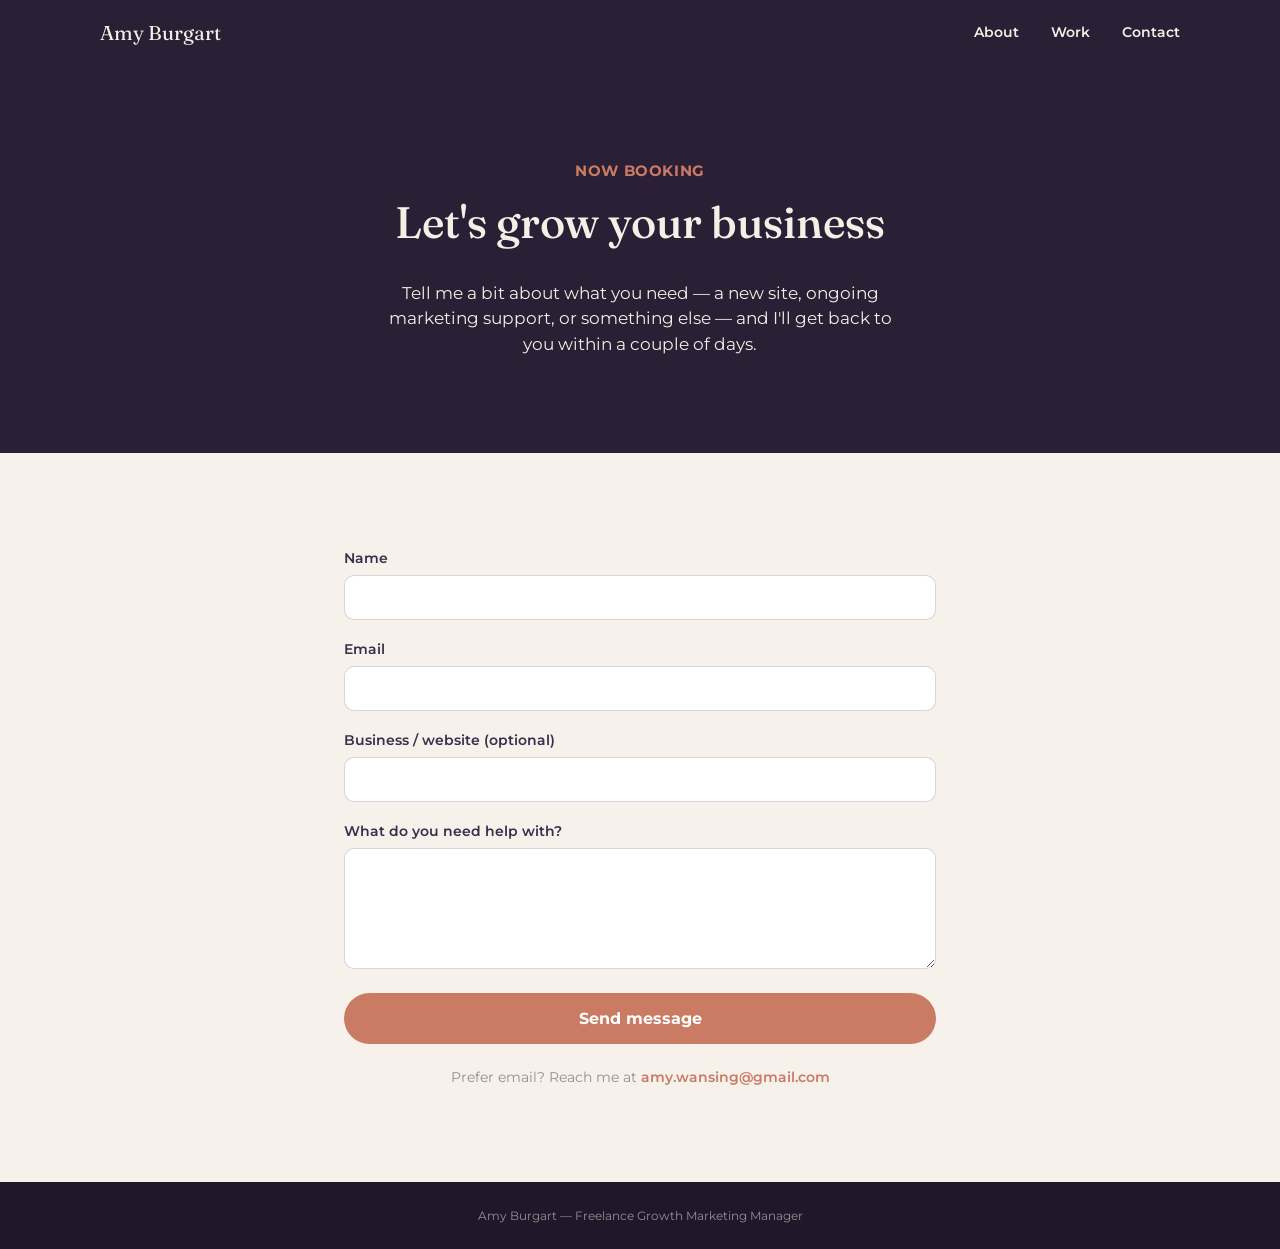
<file: amy-burgart-site/contact.html>
<!DOCTYPE html>
<html lang="en">
<head>
<meta charset="UTF-8">
<meta name="viewport" content="width=device-width, initial-scale=1.0">
<title>Let's Talk — Amy Burgart</title>
<link rel="preconnect" href="https://fonts.googleapis.com">
<link href="https://fonts.googleapis.com/css2?family=Fraunces:opsz,wght@9..144,400;9..144,500;9..144,600&family=Montserrat:ital,wght@0,400;0,500;0,600;0,700;1,500&display=swap" rel="stylesheet">
<link rel="stylesheet" href="styles.css">
</head>
<body>

<nav class="site-nav">
  <div class="wrap">
    <a class="logo" href="index.html">Amy Burgart</a>
    <button class="nav-toggle" type="button" aria-label="Menu" aria-expanded="false" aria-controls="nav-links">
      <span></span><span></span><span></span>
    </button>
    <div class="links" id="nav-links">
      <a href="about.html">About</a>
      <a href="index.html#work">Work</a>
      <a href="contact.html">Contact</a>
    </div>
  </div>
</nav>

<header class="cs-hero" style="text-align:center;">
  <div class="wrap">
    <span class="cs-eyebrow">Now Booking</span>
    <h1 style="max-width:640px;">Let's grow your business</h1>
    <p style="color:var(--candle-ivory); font-size:17px; max-width:520px; margin:0 auto; line-height:1.5;">
      Tell me a bit about what you need — a new site, ongoing marketing support, or something else — and I'll get back to you within a couple of days.
    </p>
  </div>
</header>

<section class="section bg-cream">
  <div class="wrap" style="max-width:640px;">

    <form id="contact-form" class="contact-form" action="https://formspree.io/f/mzezreab" method="POST">
      <div class="form-row">
        <label for="name">Name</label>
        <input type="text" id="name" name="name" required>
      </div>
      <div class="form-row">
        <label for="email">Email</label>
        <input type="email" id="email" name="email" required>
      </div>
      <div class="form-row">
        <label for="business">Business / website (optional)</label>
        <input type="text" id="business" name="business">
      </div>
      <div class="form-row">
        <label for="message">What do you need help with?</label>
        <textarea id="message" name="message" rows="5" required></textarea>
      </div>
      <input type="hidden" name="_subject" value="New inquiry from amyburgart.com">
      <button type="submit" class="btn btn-primary" style="width:100%;">Send message</button>
    </form>

    <div id="form-success" class="form-success" hidden>
      <h3>Thanks — got it!</h3>
      <p>I'll be in touch within a couple of business days.</p>
    </div>

    <div id="form-error" class="form-error" hidden>
      <p>Something went wrong sending that — please email me directly at <a href="mailto:amy.wansing@gmail.com">amy.wansing@gmail.com</a> instead.</p>
    </div>

    <p style="text-align:center; margin-top:24px; font-size:14px; color:var(--mauve);">
      Prefer email? Reach me at <a href="mailto:amy.wansing@gmail.com" style="color:var(--terracotta); font-weight:600;">amy.wansing@gmail.com</a>
    </p>
  </div>
</section>

<footer class="site-footer">
  <p>Amy Burgart — Freelance Growth Marketing Manager</p>
</footer>

<script>
  // Standard Formspree AJAX submission. This is blocked by the sandbox
  // on claude.ai artifact hosting, but works normally on real hosting
  // (Vercel, Netlify, etc.) since there's no cross-origin fetch restriction.
  const form = document.getElementById('contact-form');
  const success = document.getElementById('form-success');
  const errorBox = document.getElementById('form-error');
  form.addEventListener('submit', async function (e) {
    e.preventDefault();
    errorBox.hidden = true;
    const data = new FormData(form);
    try {
      const res = await fetch(form.action, {
        method: 'POST',
        body: data,
        headers: { 'Accept': 'application/json' }
      });
      if (res.ok) {
        form.hidden = true;
        success.hidden = false;
      } else {
        errorBox.hidden = false;
      }
    } catch (err) {
      errorBox.hidden = false;
    }
  });
</script>

<script src="script.js" defer></script>
</body>
</html>
</file>
<file: amy-burgart-site/styles.css>
/* ===== Design tokens (from Figma) ===== */
:root {
  --deep-plum: #2a1f35;
  --plum-ink: #3d2c4a;
  --bleached-cedar: #20182a;
  --terracotta: #c97b63;
  --candle-ivory: #f5efe6;
  --mauve: #998c93;
  --dusty-rose: #ede1dd;
  --dawn-pink: #f7f1ec;
  --dawn-pink-2: #faf6f1;
  --ship-gray: #3a3240;
  --white: #ffffff;

  --font-display: 'Fraunces', Georgia, serif; /* stand-in for "Momo Trust Display" (custom/paid font not on Google Fonts) */
  --font-body: 'Montserrat', -apple-system, BlinkMacSystemFont, sans-serif;

  --content-width: 1128px;
}

* { box-sizing: border-box; }
html { scroll-behavior: smooth; }

/* ===== Motion / interaction polish ===== */
@media (prefers-reduced-motion: reduce) {
  *, *::before, *::after {
    animation-duration: 0.01ms !important;
    animation-iteration-count: 1 !important;
    transition-duration: 0.01ms !important;
    scroll-behavior: auto !important;
  }
}

.reveal {
  opacity: 0;
  transform: translateY(28px);
  transition: opacity 0.7s cubic-bezier(.16,.8,.3,1), transform 0.7s cubic-bezier(.16,.8,.3,1);
}
.reveal.is-visible { opacity: 1; transform: translateY(0); }
.reveal-stagger.is-visible { transition-delay: var(--reveal-delay, 0s); }

.site-nav {
  position: sticky;
  top: 0;
  z-index: 50;
  transition: box-shadow 0.3s ease, background 0.3s ease;
}
.site-nav.scrolled { box-shadow: 0 4px 20px rgba(0,0,0,.25); }
.site-nav .logo { transition: color 0.2s ease; }
.site-nav .links a {
  position: relative;
  padding-bottom: 2px;
}
.site-nav .links a::after {
  content: '';
  position: absolute;
  left: 0; right: 100%;
  bottom: -2px;
  height: 2px;
  background: var(--terracotta);
  transition: right 0.25s ease;
}
.site-nav .links a:hover::after { right: 0; }
body {
  margin: 0;
  font-family: var(--font-body);
  color: var(--ship-gray);
  background: var(--dawn-pink-2);
  -webkit-font-smoothing: antialiased;
}
img { max-width: 100%; display: block; }
a { text-decoration: none; color: inherit; }
p { margin: 0; }

.wrap {
  max-width: var(--content-width);
  margin: 0 auto;
  padding: 0 24px;
  width: 100%;
}

/* ===== Nav ===== */
.site-nav {
  background: var(--deep-plum);
  padding: 20px 24px;
}
.site-nav .wrap {
  display: flex;
  align-items: center;
  justify-content: space-between;
}
.site-nav .logo {
  font-family: var(--font-display);
  color: var(--candle-ivory);
  font-size: 20px;
}
.site-nav .links {
  display: flex;
  gap: 32px;
}
.site-nav .links a {
  color: var(--candle-ivory);
  font-weight: 600;
  font-size: 14px;
}
.site-nav .links a:hover { color: var(--terracotta); }

.nav-toggle {
  display: none;
  flex-direction: column;
  justify-content: center;
  gap: 5px;
  width: 32px;
  height: 32px;
  padding: 0;
  background: transparent;
  border: none;
  cursor: pointer;
  flex-shrink: 0;
}
.nav-toggle span {
  display: block;
  width: 100%;
  height: 2px;
  background: var(--candle-ivory);
  border-radius: 2px;
  transition: transform 0.25s ease, opacity 0.25s ease;
}
.site-nav.nav-open .nav-toggle span:nth-child(1) { transform: translateY(7px) rotate(45deg); }
.site-nav.nav-open .nav-toggle span:nth-child(2) { opacity: 0; }
.site-nav.nav-open .nav-toggle span:nth-child(3) { transform: translateY(-7px) rotate(-45deg); }

@media (max-width: 680px) {
  .nav-toggle { display: flex; }
  .site-nav .links {
    position: absolute;
    top: 100%;
    left: 0;
    right: 0;
    flex-direction: column;
    gap: 0;
    background: var(--deep-plum);
    max-height: 0;
    overflow: hidden;
    transition: max-height 0.3s ease;
  }
  .site-nav.nav-open .links { max-height: 240px; }
  .site-nav .links a {
    padding: 16px 24px;
    border-top: 1px solid rgba(245,239,230,.1);
  }
}

/* ===== Buttons ===== */
.btn {
  display: inline-flex;
  align-items: center;
  justify-content: center;
  padding: 16px 24px;
  border-radius: 48px;
  font-weight: 700;
  font-size: 16px;
  white-space: nowrap;
  cursor: pointer;
  border: none;
  position: relative;
  overflow: hidden;
  transition: transform 0.2s ease, box-shadow 0.2s ease, background 0.2s ease;
}
.btn:hover { transform: translateY(-2px); }
.btn:active { transform: translateY(0); }
.btn-primary {
  background: var(--terracotta);
  color: var(--white);
}
.btn-primary:hover { box-shadow: 0 10px 24px rgba(201,123,99,.4); }
.btn-outline {
  background: transparent;
  border: 1px solid var(--candle-ivory);
  color: var(--white);
}
.btn-outline:hover { background: rgba(245,239,230,.1); }
.btn-dark {
  background: var(--plum-ink);
  color: var(--white);
}
.btn-dark:hover { box-shadow: 0 10px 24px rgba(0,0,0,.35); }
.btn-row { display: flex; gap: 16px; padding: 8px 0; flex-wrap: wrap; }

/* ===== Hero (homepage) ===== */
.hero {
  background: var(--deep-plum);
  padding: 96px 24px;
}
.hero-inner {
  display: flex;
  align-items: center;
  justify-content: space-between;
  gap: 40px;
}
.hero-copy { max-width: 581px; flex: 1 1 420px; min-width: 0; }
.hero-copy h1 {
  font-family: var(--font-display);
  color: var(--candle-ivory);
  font-size: clamp(30px, 4.2vw, 48px);
  line-height: 1.15;
  margin: 0 0 24px;
  font-weight: 500;
}
.hero-copy p {
  color: var(--candle-ivory);
  font-size: clamp(16px, 2vw, 22px);
  line-height: 1.4;
  margin-bottom: 24px;
}
.hero-portrait {
  width: clamp(200px, 32vw, 457px);
  max-width: 100%;
  aspect-ratio: 1/1;
  border-radius: 8px;
  overflow: hidden;
  flex-shrink: 0;
}
.hero-portrait img { width: 100%; height: 100%; object-fit: cover; }

.stats-row {
  display: flex;
  gap: 24px;
  margin-top: 64px;
  flex-wrap: wrap;
}
.stat-card {
  background: var(--plum-ink);
  border-radius: 20px;
  padding: 24px;
  flex: 1 1 220px;
  text-align: center;
  transition: transform 0.25s ease, box-shadow 0.25s ease;
}
.stat-card:hover {
  transform: translateY(-4px);
  box-shadow: 0 16px 32px rgba(0,0,0,.25);
}
.stat-card .num {
  font-family: var(--font-display);
  color: var(--terracotta);
  font-size: 36px;
  display: block;
  margin-bottom: 8px;
}
.stat-card .label {
  color: var(--candle-ivory);
  font-size: 16px;
  font-weight: 500;
  line-height: 1.3;
}

/* ===== Section base ===== */
.section {
  padding: 96px 24px;
}
.section.bg-rose { background: var(--dusty-rose); }
.section.bg-cream { background: var(--dawn-pink); }
.section.bg-cream2 { background: var(--dawn-pink-2); }
.section.bg-plum { background: var(--deep-plum); }
.eyebrow {
  font-weight: 700;
  font-size: 15px;
  letter-spacing: 0.04em;
  color: var(--mauve);
  text-transform: uppercase;
  margin-bottom: 16px;
  display: block;
}
.eyebrow.terracotta { color: var(--terracotta); }
.section h2 {
  font-family: var(--font-display);
  color: var(--plum-ink);
  font-size: 32px;
  font-weight: 500;
  line-height: 1.25;
  margin: 0 0 24px;
}

/* Approach */
.approach-intro { max-width: 748px; margin-bottom: 48px; }
.approach-intro p.body {
  font-size: 18px;
  line-height: 1.5;
  color: var(--deep-plum);
}
.approach-intro p.body b { font-weight: 700; }

.service-grid {
  display: grid;
  grid-template-columns: repeat(3, 1fr);
  gap: 24px;
}
.service-card {
  background: var(--candle-ivory);
  border-radius: 16px;
  padding: 32px 24px;
  box-shadow: 0 1px 1px rgba(0,0,0,.15), 0 1px 1.5px rgba(0,0,0,.08);
  transition: transform 0.25s ease, box-shadow 0.25s ease;
}
.service-card:hover {
  transform: translateY(-4px);
  box-shadow: 0 16px 28px rgba(61,44,74,.18);
}
.service-card h3 {
  font-family: var(--font-display);
  font-size: 18px;
  font-weight: 500;
  color: var(--plum-ink);
  margin: 0 0 16px;
}
.service-card p {
  font-size: 15px;
  line-height: 1.5;
  color: var(--plum-ink);
}

/* Past work */
.past-work-grid {
  display: grid;
  grid-template-columns: repeat(3, 1fr);
  gap: 24px;
}
.past-work-card {
  border-radius: 20px;
  overflow: hidden;
  display: flex;
  flex-direction: column;
  transition: transform 0.3s ease, box-shadow 0.3s ease;
}
.past-work-card:hover {
  transform: translateY(-6px);
  box-shadow: 0 20px 40px rgba(0,0,0,.3);
}
.past-work-card .pw-image { overflow: hidden; }
.past-work-card .pw-image img { transition: transform 0.5s cubic-bezier(.16,.8,.3,1); }
.past-work-card:hover .pw-image img { transform: scale(1.08); }
.past-work-card .pw-header {
  background: var(--plum-ink);
  padding: 24px;
}
.past-work-card .pw-tag {
  color: var(--mauve);
  font-size: 13px;
  font-weight: 600;
  letter-spacing: .02em;
  text-transform: uppercase;
  display: block;
  margin-bottom: 12px;
}
.past-work-card .pw-title {
  font-family: var(--font-display);
  color: var(--terracotta);
  font-size: 24px;
  display: block;
  margin-bottom: 12px;
}
.past-work-card .pw-result {
  color: var(--candle-ivory);
  font-size: 17px;
}
.past-work-card .pw-image {
  aspect-ratio: 360/374;
  background: linear-gradient(135deg, var(--dusty-rose), var(--mauve));
}
.past-work-card .pw-image img { width: 100%; height: 100%; object-fit: cover; }

/* Testimonial */
.testimonial {
  text-align: center;
  max-width: 748px;
  margin: 0 auto;
}
.testimonial .quote-mark {
  font-family: var(--font-body);
  font-weight: 700;
  font-size: 32px;
  color: #7a487a;
  display: block;
  margin-bottom: 8px;
}
.testimonial p.quote {
  font-style: italic;
  font-weight: 500;
  font-size: 20px;
  color: var(--plum-ink);
  margin-bottom: 16px;
  line-height: 1.4;
}
.testimonial .who {
  color: #7a487a;
  font-weight: 600;
  font-size: 16px;
}

/* CTA band */
.cta-band {
  background: var(--deep-plum);
  padding: 96px 24px;
}
.cta-card {
  background: linear-gradient(102deg, #c97b63 0%, #b8874f 100%);
  background-size: 200% 200%;
  border-radius: 24px;
  padding: 48px;
  display: flex;
  align-items: center;
  justify-content: space-between;
  gap: 48px;
  flex-wrap: wrap;
  transition: background-position 0.6s ease, box-shadow 0.3s ease;
}
.cta-card:hover {
  background-position: 100% 100%;
  box-shadow: 0 20px 48px rgba(201,123,99,.35);
}
.cta-card .cta-copy { flex: 1 1 400px; min-width: 0; }
.cta-card .cta-eyebrow {
  color: var(--candle-ivory);
  font-weight: 700;
  font-size: 15px;
  letter-spacing: .04em;
  text-transform: uppercase;
  display: block;
  margin-bottom: 16px;
}
.cta-card h3 {
  font-family: var(--font-display);
  color: var(--plum-ink);
  font-size: 30px;
  font-weight: 500;
  margin: 0 0 16px;
  line-height: 1.25;
}
.cta-card p {
  color: var(--deep-plum);
  font-size: 16px;
  line-height: 1.4;
  max-width: 496px;
}

/* Simple centered CTA (case studies) */
.cta-simple {
  background: var(--deep-plum);
  padding: 96px 24px;
  text-align: center;
}
.cta-simple h2 {
  font-family: var(--font-display);
  color: var(--candle-ivory);
  font-size: 34px;
  font-weight: 500;
  margin: 0 0 20px;
}
.cta-simple p {
  color: var(--candle-ivory);
  font-size: 16px;
  line-height: 1.5;
  max-width: 480px;
  margin: 0 auto 28px;
}

/* Footer */
.site-footer {
  background: var(--bleached-cedar);
  padding: 26px 20px;
  text-align: center;
}
.site-footer p {
  color: rgba(245,239,230,.55);
  font-size: 12px;
}

/* ===== Case study pages ===== */
.cs-hero {
  background: var(--deep-plum);
  padding: 96px 24px;
  text-align: center;
}
.cs-hero .cs-eyebrow {
  color: var(--terracotta);
  font-weight: 700;
  font-size: 15px;
  letter-spacing: .04em;
  text-transform: uppercase;
  display: block;
  margin-bottom: 16px;
}
.cs-hero h1 {
  font-family: var(--font-display);
  color: var(--candle-ivory);
  font-size: 44px;
  font-weight: 500;
  line-height: 1.2;
  max-width: 836px;
  margin: 0 auto 32px;
}
.cs-hero hr {
  border: none;
  border-top: 1px solid rgba(245,239,230,.2);
  width: 100%;
  max-width: 748px;
  margin: 0 auto 40px;
}
.cs-meta {
  display: flex;
  gap: 48px;
  justify-content: center;
  flex-wrap: wrap;
}
.cs-meta div { text-align: left; }
.cs-meta .k {
  color: var(--mauve);
  font-size: 15px;
  font-weight: 700;
  display: block;
  margin-bottom: 12px;
}
.cs-meta .v {
  color: var(--candle-ivory);
  font-size: 19px;
  font-weight: 700;
}

.cs-result-banner {
  background: var(--terracotta);
  padding: 48px 24px;
  text-align: center;
}
.cs-result-banner h2 {
  font-family: var(--font-display);
  color: var(--candle-ivory);
  font-size: 30px;
  font-weight: 500;
  margin: 0 0 12px;
}
.cs-result-banner p {
  color: var(--candle-ivory);
  font-size: 16px;
}

.cs-challenge {
  background: var(--dusty-rose);
  padding: 96px 24px;
  text-align: center;
}
.cs-challenge .inner { max-width: 872px; margin: 0 auto; }
.cs-challenge p.body {
  font-size: 17px;
  line-height: 1.5;
  color: var(--deep-plum);
  max-width: 748px;
  margin: 0 auto 40px;
  text-align: left;
}
.cs-challenge-photo {
  width: 100%;
  aspect-ratio: 872/502;
  border-radius: 8px;
  overflow: hidden;
  background: linear-gradient(135deg, var(--mauve), var(--plum-ink));
}
.cs-challenge-photo img { width: 100%; height: 100%; object-fit: cover; }

.dataviz {
  background: var(--deep-plum);
  padding: 80px 24px;
}
.dataviz-head { text-align: center; margin-bottom: 40px; }
.dataviz-head h2 {
  font-family: var(--font-display);
  color: var(--candle-ivory);
  font-size: 30px;
  font-weight: 500;
}
.dataviz-cards {
  display: grid;
  grid-template-columns: 1.3fr 1fr;
  gap: 24px;
}
.dv-card {
  background: rgba(245,239,230,.05);
  border: 1px solid rgba(245,239,230,.12);
  border-radius: 16px;
  padding: 28px;
}
.dv-card .dv-title {
  color: rgba(245,239,230,.55);
  font-size: 12px;
  letter-spacing: .08em;
  text-transform: uppercase;
  margin-bottom: 24px;
  display: block;
}
.bar-metric { margin-bottom: 20px; }
.bar-metric .bar-label {
  color: rgba(245,239,230,.7);
  font-size: 13px;
  margin-bottom: 6px;
  display: block;
}
.bar-track {
  position: relative;
  height: 24px;
}
.bar-fill {
  height: 100%;
  border-radius: 4px;
  background: rgba(245,239,230,.25);
  display: flex;
  align-items: center;
}
.bar-fill.hi { background: var(--terracotta); }
.bar-fill .bar-text {
  font-size: 12px;
  color: var(--candle-ivory);
  padding-left: 10px;
  white-space: nowrap;
}
.bar-fill.hi .bar-text { color: var(--candle-ivory); font-weight: 700; }
.dv-card .dv-note {
  color: rgba(245,239,230,.55);
  font-size: 12.5px;
  margin-top: 20px;
}
.donut-wrap { display: flex; justify-content: center; margin-bottom: 20px; }
.dv-card .dv-caption {
  color: rgba(245,239,230,.55);
  font-size: 12.5px;
  text-align: center;
  line-height: 1.5;
}
.stats-row-light {
  display: flex;
  gap: 24px;
  flex-wrap: wrap;
  margin-top: 32px;
}
.stats-row-light .stat-card {
  background: var(--white);
  flex: 1 1 220px;
}
.stats-row-light .stat-card .label { color: var(--plum-ink); }

.timeline-section {
  background: var(--dawn-pink-2);
  padding: 96px 24px;
}
.timeline-inner { max-width: 812px; margin: 0 auto; }
.timeline-inner .eyebrow { text-align: left; }
.timeline-inner h2 { text-align: left; }
.timeline {
  border-left: 2px solid rgba(61,44,74,.12);
  padding-left: 32px;
  margin-top: 40px;
}
.timeline-item {
  position: relative;
  padding-bottom: 36px;
}
.timeline-item .dot {
  position: absolute;
  left: -38px;
  top: 4px;
  width: 18px;
  height: 18px;
  border-radius: 9px;
  background: var(--terracotta);
  border: 3px solid var(--dawn-pink-2);
  transform: scale(0);
  transition: transform 0.4s cubic-bezier(.34,1.56,.64,1);
}
.timeline-item.is-visible .dot { transform: scale(1); }
.timeline-item .tag {
  color: var(--terracotta);
  font-weight: 700;
  font-size: 15px;
  display: block;
  margin-bottom: 8px;
}
.timeline-item h4 {
  font-family: var(--font-display);
  color: var(--plum-ink);
  font-size: 18px;
  font-weight: 500;
  margin: 0 0 10px;
}
.timeline-item p {
  color: var(--ship-gray);
  font-size: 14.5px;
  line-height: 1.55;
}

.assets-section {
  background: var(--dusty-rose);
  padding: 96px 24px;
  text-align: center;
}
.assets-section h2 { text-align: center; }
.assets-gallery {
  max-width: 836px;
  margin: 40px auto 0;
  display: flex;
  flex-direction: column;
  gap: 32px;
}
.gallery-tag {
  background: var(--mauve);
  color: var(--plum-ink);
  font-weight: 700;
  font-size: 15px;
  text-align: center;
  padding: 8px 16px;
  border-radius: 8px;
}
.gallery-tag.after { background: var(--terracotta); }
.gallery-photo {
  border-radius: 8px;
  overflow: hidden;
  background: linear-gradient(135deg, var(--mauve), var(--plum-ink));
}
.gallery-photo img { width: 100%; height: 100%; object-fit: cover; }
.gallery-row { display: flex; gap: 16px; }
.gallery-row .gallery-photo { flex: 1; aspect-ratio: 3/4; }
.gallery-wide { aspect-ratio: 836/198; }

/* ===== About page ===== */
.bio-grid {
  display: flex;
  gap: 64px;
  align-items: flex-start;
}
.bio-photo {
  width: 320px;
  flex-shrink: 0;
  border-radius: 16px;
  overflow: hidden;
  aspect-ratio: 1/1;
}
.bio-photo img { width: 100%; height: 100%; object-fit: cover; }
.bio-copy p {
  font-size: 17px;
  line-height: 1.6;
  color: var(--deep-plum);
  margin-bottom: 20px;
}
.bio-copy p:last-child { margin-bottom: 0; }

.values-grid {
  display: grid;
  grid-template-columns: repeat(3, 1fr);
  gap: 24px;
  margin-top: 48px;
}
.value-card {
  background: var(--white);
  border-radius: 16px;
  padding: 36px 28px 32px;
  transition: transform 0.25s ease, box-shadow 0.25s ease;
}
.value-card:hover {
  transform: translateY(-4px);
  box-shadow: 0 16px 28px rgba(61,44,74,.12);
}
.value-card .value-num {
  font-family: var(--font-display);
  color: var(--terracotta);
  font-size: 28px;
  line-height: 1;
  display: block;
  margin-bottom: 24px;
}
.value-card h3 {
  font-family: var(--font-display);
  color: var(--plum-ink);
  font-size: 18px;
  font-weight: 500;
  line-height: 1.3;
  margin: 0 0 14px;
}
.value-card p {
  font-size: 14.5px;
  line-height: 1.6;
  color: var(--ship-gray);
}

.facts-strip {
  display: flex;
  gap: 24px;
  flex-wrap: wrap;
  justify-content: center;
}
.fact {
  text-align: center;
  flex: 1 1 200px;
}
.fact .fact-num {
  font-family: var(--font-display);
  color: var(--candle-ivory);
  font-size: 30px;
  display: block;
  margin-bottom: 8px;
}
.fact .fact-label {
  color: var(--mauve);
  font-size: 14px;
}

@media (max-width: 800px) {
  .bio-grid { flex-direction: column; align-items: center; text-align: left; }
  .bio-photo { width: 240px; }
  .values-grid { grid-template-columns: 1fr; }
}

/* ===== Contact form ===== */
.contact-form { display: flex; flex-direction: column; gap: 20px; }
.form-row { display: flex; flex-direction: column; gap: 8px; }
.form-row label {
  font-size: 14px;
  font-weight: 600;
  color: var(--plum-ink);
}
.form-row input,
.form-row textarea {
  font-family: var(--font-body);
  font-size: 15px;
  padding: 12px 16px;
  border-radius: 10px;
  border: 1px solid rgba(61,44,74,.2);
  background: var(--white);
  color: var(--ship-gray);
  resize: vertical;
}
.form-row input:focus,
.form-row textarea:focus {
  outline: none;
  border-color: var(--terracotta);
}
.contact-form button {
  border: none;
  font-family: var(--font-body);
  margin-top: 4px;
}
.form-success, .form-error {
  background: var(--white);
  border-radius: 16px;
  padding: 32px;
  text-align: center;
}
.form-success h3 {
  font-family: var(--font-display);
  color: var(--plum-ink);
  font-size: 22px;
  margin: 0 0 12px;
}
.form-success p, .form-error p {
  color: var(--ship-gray);
  font-size: 15px;
  line-height: 1.5;
}
.form-success a, .form-error a { color: var(--terracotta); font-weight: 600; }

/* ===== Responsive ===== */
@media (max-width: 900px) {
  .service-grid { grid-template-columns: 1fr; }
  .past-work-grid { grid-template-columns: 1fr; }
  .dataviz-cards { grid-template-columns: 1fr; }
  .cs-meta { justify-content: flex-start; flex-direction: column; gap: 20px; }
  .cta-card { flex-direction: column; text-align: center; align-items: center; padding: 32px 24px; }
  .cta-card .cta-copy { width: 100%; }
  .cta-card p { margin: 0 auto; }
  .cta-card .btn { width: 100%; white-space: normal; }
  .gallery-row { flex-direction: column; }
  .site-nav .links { gap: 16px; }
}
@media (max-width: 680px) {
  .hero-inner { flex-direction: column; }
  .hero-copy { max-width: 100%; }
  .hero-portrait { width: min(70vw, 380px); }
}
@media (max-width: 600px) {
  .hero-copy h1 { font-size: 34px; }
  .section h2 { font-size: 26px; }
  .cs-hero h1 { font-size: 30px; }
}
</file>
